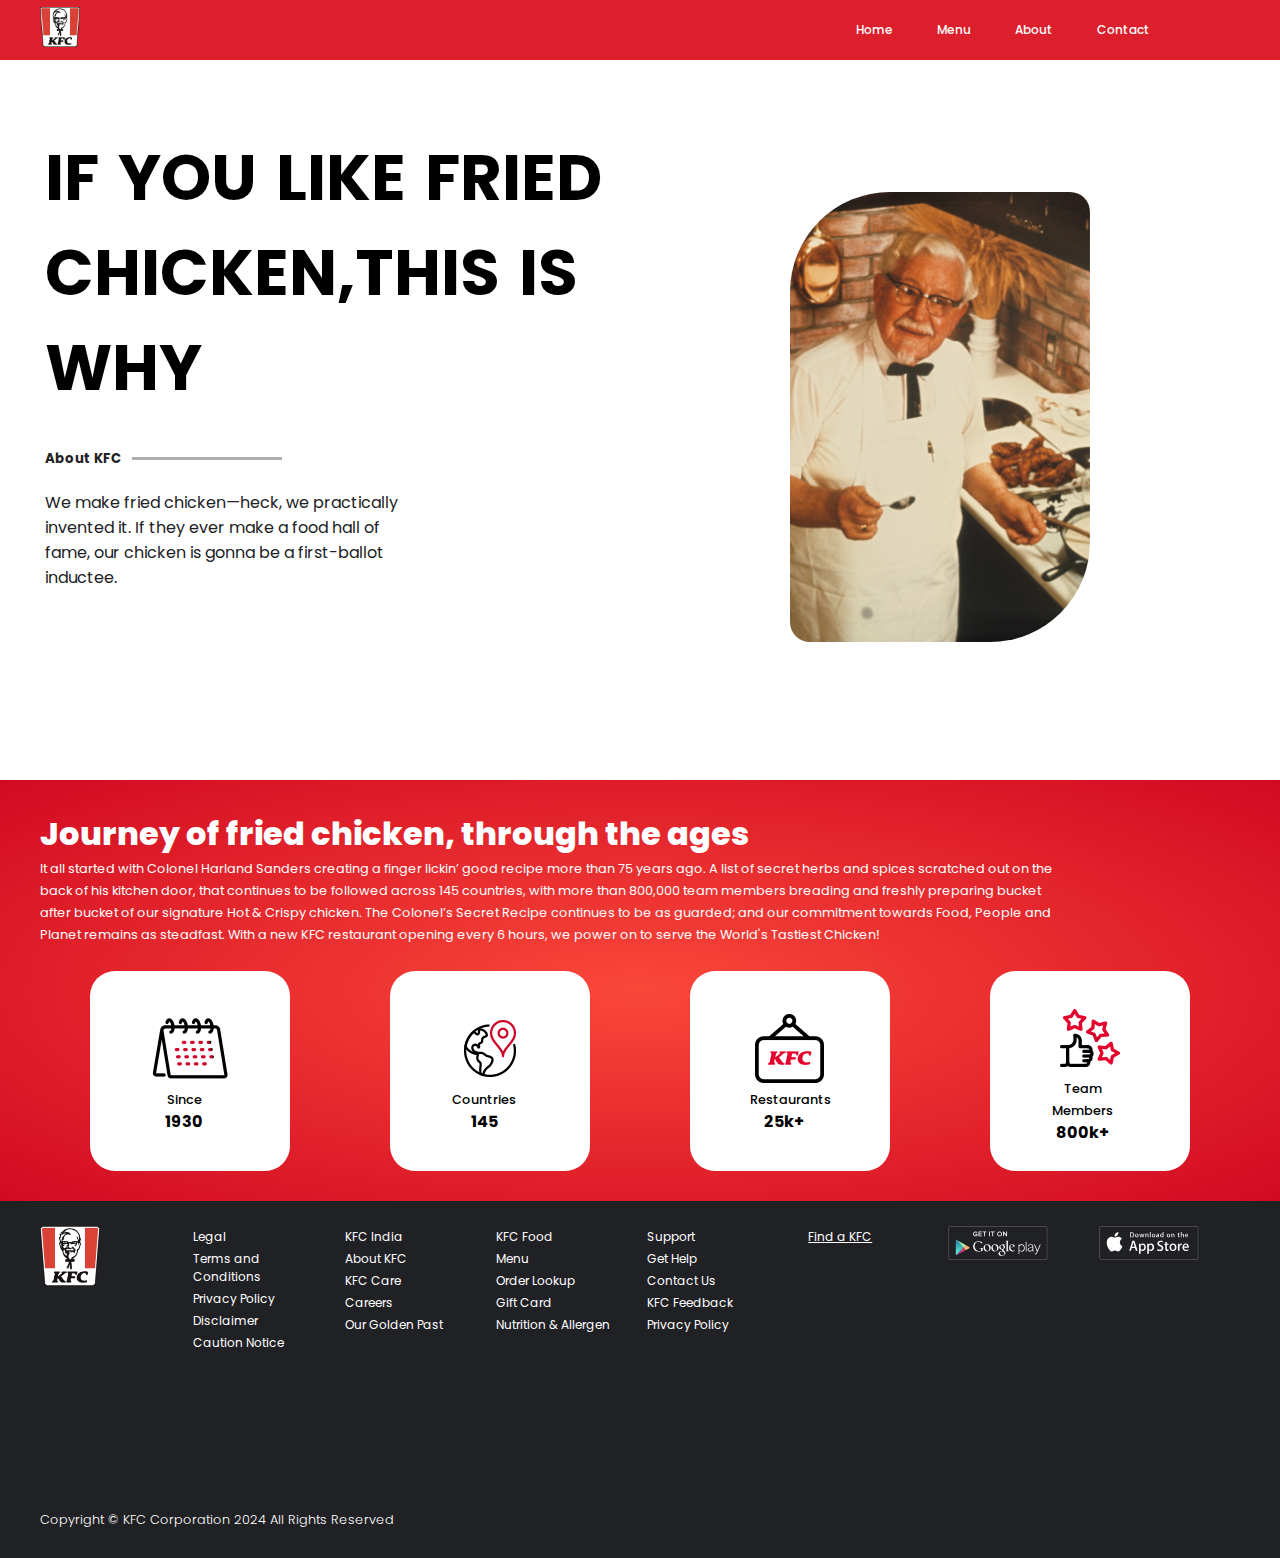
<file: Assets/about.html>
<!DOCTYPE html>
<html lang="en">

<head>
    <meta charset="UTF-8">
    <meta name="viewport" content="width=device-width, initial-scale=1.0">
    <!-- Title -->
    <title>KFC | About</title>
    <!-- Favicon -->
    <link rel="shortcut icon" href="imgs/favicon.ico" type="image/x-icon">
    <!-- Font Awesome -->
    <link rel="stylesheet" href="https://cdnjs.cloudflare.com/ajax/libs/font-awesome/6.5.1/css/all.min.css"
        integrity="sha512-DTOQO9RWCH3ppGqcWaEA1BIZOC6xxalwEsw9c2QQeAIftl+Vegovlnee1c9QX4TctnWMn13TZye+giMm8e2LwA=="
        crossorigin="anonymous" referrerpolicy="no-referrer" />
    <!-- StyleSheet  -->
    <link rel="stylesheet" href="css/about.css">
</head>

<body>
    <!-- Nav for small screen -->
    <header class="nav-1">
        <nav class="navbar-1">
            <div class="logo-1">
                <img src="imgs/logo.png" alt="KFC | Logo" title="KFC | Logo">
            </div>
            <div class="menu-1 sidenav-1" id="mySidenav-1">
                <span>
                    <a href="Assets/login-form.html"><i class="fa-solid fa-user" style="color: #ffffff;"></i></a>
                    <a href="#"><i class="fa-solid fa-cart-shopping" style="color: #ffffff;"></i></a>
                </span>
                <a href="javascript:void(0)" class="closebtn-1"><i class="fa-solid fa-xmark"></i></a>
                <a href="home.html" target="_blank" class="menu-btn-1">Home</a>
                <a href="menu.html" target="_blank" class="menu-btn-1">Menu</a>
                <a href="about.html" target="_blank" class="menu-btn-1">About</a>
                <a href="contact.html" target="_blank" class="menu-btn-1">Contact</a>
            </div>
            <span id="openNavIcon-1"><i class="fa-solid fa-bars-staggered"></i></span>
        </nav>
    </header>
    <!-- Nav for large Screen -->
    <header class="navbar-ls">
        <nav class="ls-nav">
            <div><a href="#"><img src="imgs/logo.png" alt="KFC | Logo" class="logo"></a></div>
            <ul class="navigation">
                <li><a href="home.html" target="_blank">Home</a></li>
                <li><a href="menu.html" target="_blank">Menu</a></li>
                <li><a href="about.html" target="_blank">About</a></li>
                <li><a href="contact.html" target="_blank">Contact</a></li>
                <li><a href="login-form.html"><i class="fa-solid fa-user" style="color: #ffffff;"></i></a></li>
                <li><a href="#"><i class="fa-solid fa-cart-shopping" style="color: #ffffff;"></i></a></li>
            </ul>
        </nav>
    </header>
    <!-- About Section -->
    <section class="about-kfc">
        <div class="wrap-1">
            <div class="ab-left">
                <p>IF YOU LIKE FRIED CHICKEN,THIS IS WHY</p>
            </div>
            <div class="img-KFC-owner"><img src="imgs/KFC-owner.jpg" alt=""></div>
            <div class="about-info">
                <h5>About KFC</h5>
                <p>We make fried chicken—heck, we practically invented it. If they ever make a food hall of fame, our
                    chicken is gonna be a first-ballot inductee.</p>
            </div>
        </div>
    </section>
    <section class="journey">
        <div class="wrap-2">
            <h4>Journey of fried chicken, through the ages</h4>
            <p>It all started with Colonel Harland Sanders creating a finger lickin’ good recipe more than 75 years ago.
                A list of secret herbs and spices scratched out on the back of his kitchen door, that continues to be
                followed across 145 countries, with more than 800,000 team members breading and freshly preparing bucket
                after bucket of our signature Hot & Crispy chicken. The Colonel’s Secret Recipe continues to be as
                guarded; and our commitment towards Food, People and Planet remains as steadfast. With a new KFC
                restaurant opening every 6 hours, we power on to serve the World's Tastiest Chicken!</p>
            <div class="card">
                <div class="cards">
                    <div class="items">
                        <div class="img">
                            <img src="imgs/calendar.png" alt="">
                        </div>
                        <div class="info">
                            <p>Since</p>
                            <p>1930</p>
                        </div>
                    </div>
                </div>
                <div class="cards">
                    <div class="items">
                        <div class="img">
                            <img src="imgs/country.png" alt="">
                        </div>
                        <div class="info">
                            <p>Countries</p>
                            <p>145</p>
                        </div>
                    </div>
                </div>
                <div class="cards">
                    <div class="items">
                        <div class="img">
                            <img src="imgs/kfc-board.png" alt="">
                        </div>
                        <div class="info">
                            <p>Restaurants</p>
                            <p>25k+</p>
                        </div>
                    </div>
                </div>
                <div class="cards">
                    <div class="items">
                        <div class="img">
                            <img src="imgs/kitchen-lovers.png" alt="">
                        </div>
                        <div class="info">
                            <p>Team Members</p>
                            <p>800k+</p>
                        </div>
                    </div>
                </div>
            </div>
        </div>
    </section>
    <!-- Footer Section -->
    <footer class="foot">
        <div class="warap">
            <div class="top-foot">
                <div class="logo"><img src="imgs/logo.png" alt=""></div>
                <div class="l-1">
                    <ul>
                        <li>Legal</li>
                        <li><a href="#">Terms and Conditions</a></li>
                        <li><a href="#">Privacy Policy</a></li>
                        <li><a href="#">Disclaimer</a></li>
                        <li><a href="#">Caution Notice</a></li>
                    </ul>
                </div>
                <div class="l-2">
                    <ul>
                        <li>KFC India</li>
                        <li><a href="#">About KFC</a></li>
                        <li><a href="#">KFC Care</a></li>
                        <li><a href="#">Careers</a></li>
                        <li><a href="#">Our Golden Past</a></li>
                    </ul>
                </div>
                <div class="l-3">
                    <ul>
                        <li>KFC Food</li>
                        <li><a href="#">Menu</a></li>
                        <li><a href="#">Order Lookup</a></li>
                        <li><a href="#">Gift Card</a></li>
                        <li><a href="#">Nutrition & Allergen</a></li>
                    </ul>
                </div>
                <div class="l-4">
                    <ul>
                        <li>Support</li>
                        <li><a href="#">Get Help</a></li>
                        <li><a href="#">Contact Us</a></li>
                        <li><a href="#">KFC Feedback</a></li>
                        <li><a href="#">Privacy Policy</a></li>
                    </ul>
                </div>
                <div class="location">
                    <ul>
                        <li><a href="https://restaurants.kfc.co.in/" target="_blank"><span><i
                                        class="fa-solid fa-location-dot" style="color: #fa483a;"></i></span><span
                                    class="underline">Find a KFC</span></a></li>
                    </ul>
                </div>
                <div class="playstore"><a
                        href="https://play.google.com/store/apps/details?id=com.yum.kfc&pcampaignid=web_share"
                        target="_blank"><img src="imgs/google_play.svg" alt=""></a></div>
                <div class="applestore"><a
                        href="https://apps.apple.com/in/app/kfc-india-online-ordering-app/id915824379"
                        target="_blank"><img src="imgs/apple.svg" alt=""></a></div>
            </div>
            <div class="bottom-foot">
                <div class="copy">
                    <h6>Copyright © KFC Corporation 2024 All Rights Reserved</h6>
                    <div class="s-icon">
                        <a href="https://www.instagram.com/kfcindia_official/?hl=en"><i class="fa-brands fa-instagram" style="color: #ffffff;"></i></a>
                        <a href="https://twitter.com/kfc?ref_src=twsrc%5Egoogle%7Ctwcamp%5Eserp%7Ctwgr%5Eauthor"><i class="fa-brands fa-x-twitter" style="color: #ffffff;"></i></a>
                        <a href="https://www.facebook.com/KFC/
                        "><i class="fa-brands fa-facebook" style="color: #ffffff;"></i></a>
                    </div>
                </div>
            </div>
        </div>
    </footer>
    <!-- Java Script -->
    <script src="js/about.js"></script>
</body>

</html>
</file>
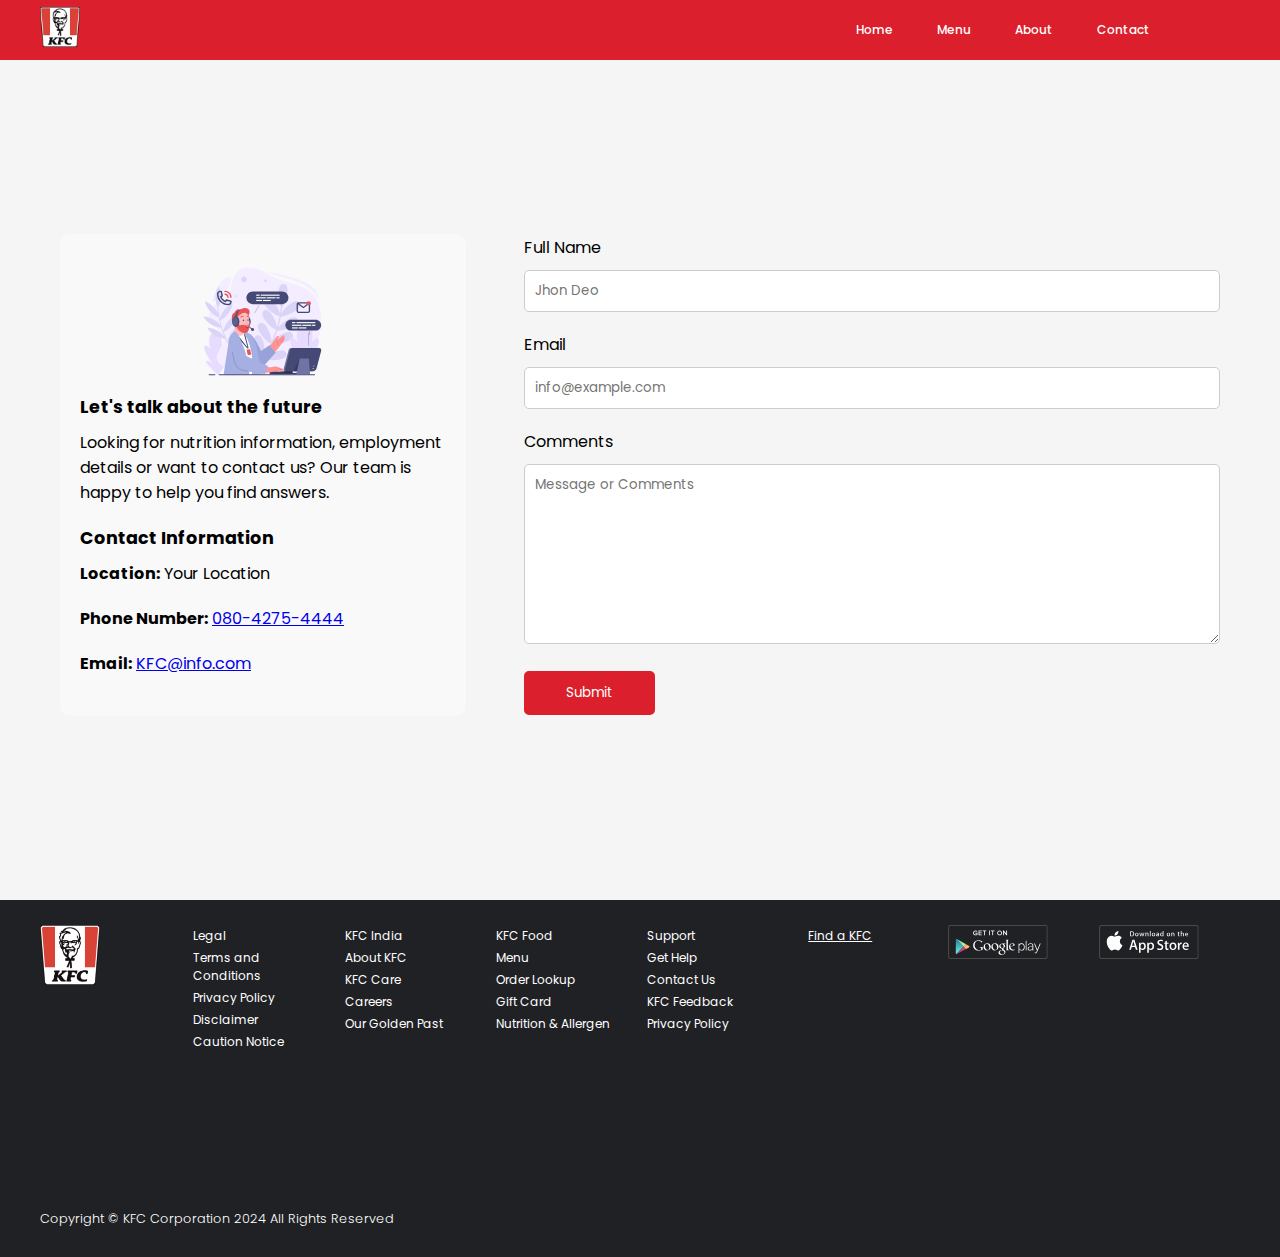
<file: Assets/contact.html>
<!DOCTYPE html>
<html lang="en">

<head>
     <!-- Meta tags -->
    <meta charset="UTF-8">
    <meta name="viewport" content="width=device-width, initial-scale=1.0">
    <!-- Favicon -->
    <link rel="shortcut icon" href="imgs/favicon.ico" type="image/x-icon">
    <!-- Font Awesome -->
    <link rel="stylesheet" href="https://cdnjs.cloudflare.com/ajax/libs/font-awesome/6.5.1/css/all.min.css"
        integrity="sha512-DTOQO9RWCH3ppGqcWaEA1BIZOC6xxalwEsw9c2QQeAIftl+Vegovlnee1c9QX4TctnWMn13TZye+giMm8e2LwA=="
        crossorigin="anonymous" referrerpolicy="no-referrer" />
    <!-- Title -->
    <title>KFC | Contact</title>
    <!-- StyleSheet  -->
    <link rel="stylesheet" href="css/contact.css">
</head>

<body>
    <!-- Mobile Screen Nav -->
    <header class="nav-1">
        <nav class="navbar-1">
            <div class="logo-1">
                <img src="imgs/logo.png" alt="KFC | Logo" title="KFC | Logo">
            </div>
            <div class="menu-1 sidenav-1" id="mySidenav-1">
                <span>
                    <a href="Assets/login-form.html"><i class="fa-solid fa-user" style="color: #ffffff;"></i></a>
                    <a href="#"><i class="fa-solid fa-cart-shopping" style="color: #ffffff;"></i></a>
                </span>
                <a href="javascript:void(0)" class="closebtn-1"><i class="fa-solid fa-xmark"></i></a>
                <a href="home.html" target="_blank" class="menu-btn-1">Home</a>
                <a href="menu.html" target="_blank" class="menu-btn-1">Menu</a>
                <a href="about.html" target="_blank" class="menu-btn-1">About</a>
                <a href="contact.html" target="_blank" class="menu-btn-1">Contact</a>
            </div>
            <span id="openNavIcon-1"><i class="fa-solid fa-bars-staggered"></i></span>
        </nav>
    </header>
    <!-- Large Screen Nav -->
    <header class="navbar-ls">
        <nav class="ls-nav">
            <div><a href="#"><img src="imgs/logo.png" alt="KFC | Logo" class="logo"></a></div>
            <ul class="navigation">
                <li><a href="home.html" target="_blank">Home</a></li>
                <li><a href="menu.html" target="_blank">Menu</a></li>
                <li><a href="about.html" target="_blank">About</a></li>
                <li><a href="contact.html" target="_blank">Contact</a></li>
                <li><a href="login-form.html"><i class="fa-solid fa-user" style="color: #ffffff;"></i></a></li>
                <li><a href="#"><i class="fa-solid fa-cart-shopping" style="color: #ffffff;"></i></a></li>
            </ul>
        </nav>
    </header>

    <!-- Contact us Section -->
    <main class="container">
        <div class="wrap">
            <section class="contact-info">
                <img src="imgs/Contact_us.svg" alt="">
                <h2>Let's talk about the future</h2>
                <p>Looking for nutrition information, employment details or want to contact us? Our team is happy to help you find answers.</p>
                <h2>Contact Information</h2>
                <p><strong>Location:</strong> Your Location</p>
                <p><strong>Phone Number:</strong> <a href="tel:080-4275-4444">080-4275-4444</a></p>
                <p><strong>Email:</strong> <a href="mailto:KFC@info.com">KFC@info.com</a></p>
            </section>
            <section class="form-container">
                <form action="response.html">
                    <label for="fullname">Full Name</label>
                    <input type="text" id="fullname" name="fullname"  placeholder="Jhon Deo">

                    <label for="email">Email</label>
                    <input type="email" id="email" name="email"  placeholder="info@example.com"> 
                    

                    <label for="message">Comments</label>
                    <textarea id="message" name="message" rows="4" required placeholder="Message or Comments"></textarea>

                    <input type="submit" value="Submit">
                </form>
            </section>
        </div>
    </main>
</body>

<!-- Footer Section -->
<footer class="foot">
    <div class="warap">
        <div class="top-foot">
            <div class="logo"><img src="imgs/logo.png" alt=""></div>
            <div class="l-1">
                <ul>
                    <li>Legal</li>
                    <li><a href="#">Terms and Conditions</a></li>
                    <li><a href="#">Privacy Policy</a></li>
                    <li><a href="#">Disclaimer</a></li>
                    <li><a href="#">Caution Notice</a></li>
                </ul>
            </div>
            <div class="l-2">
                <ul>
                    <li>KFC India</li>
                    <li><a href="#">About KFC</a></li>
                    <li><a href="#">KFC Care</a></li>
                    <li><a href="#">Careers</a></li>
                    <li><a href="#">Our Golden Past</a></li>
                </ul>
            </div>
            <div class="l-3">
                <ul>
                    <li>KFC Food</li>
                    <li><a href="#">Menu</a></li>
                    <li><a href="#">Order Lookup</a></li>
                    <li><a href="#">Gift Card</a></li>
                    <li><a href="#">Nutrition & Allergen</a></li>
                </ul>
            </div>
            <div class="l-4">
                <ul>
                    <li>Support</li>
                    <li><a href="#">Get Help</a></li>
                    <li><a href="#">Contact Us</a></li>
                    <li><a href="#">KFC Feedback</a></li>
                    <li><a href="#">Privacy Policy</a></li>
                </ul>
            </div>
            <div class="location">
                <ul>
                    <li><a href="https://restaurants.kfc.co.in/" target="_blank"><span><i
                                    class="fa-solid fa-location-dot" style="color: #fa483a;"></i></span><span
                                class="underline">Find a KFC</span></a></li>
                </ul>
            </div>
            <div class="playstore"><a
                    href="https://play.google.com/store/apps/details?id=com.yum.kfc&pcampaignid=web_share"
                    target="_blank"><img src="imgs/google_play.svg" alt=""></a></div>
            <div class="applestore"><a href="https://apps.apple.com/in/app/kfc-india-online-ordering-app/id915824379"
                    target="_blank"><img src="imgs/apple.svg" alt=""></a></div>
        </div>
        <div class="bottom-foot">
            <div class="copy">
                <h6>Copyright © KFC Corporation 2024 All Rights Reserved</h6>
                <div class="s-icon">
                    <a href="https://www.instagram.com/kfcindia_official/?hl=en"><i class="fa-brands fa-instagram"
                            style="color: #ffffff;"></i></a>
                    <a href="https://twitter.com/kfc?ref_src=twsrc%5Egoogle%7Ctwcamp%5Eserp%7Ctwgr%5Eauthor"><i
                            class="fa-brands fa-x-twitter" style="color: #ffffff;"></i></a>
                    <a href="https://www.facebook.com/KFC/"><i class="fa-brands fa-facebook"
                            style="color: #ffffff;"></i></a>
                </div>
            </div>
        </div>
    </div>
</footer>
<!-- Java Script -->
<script src="js/contact.js"></script>
</body>

</html>
</file>
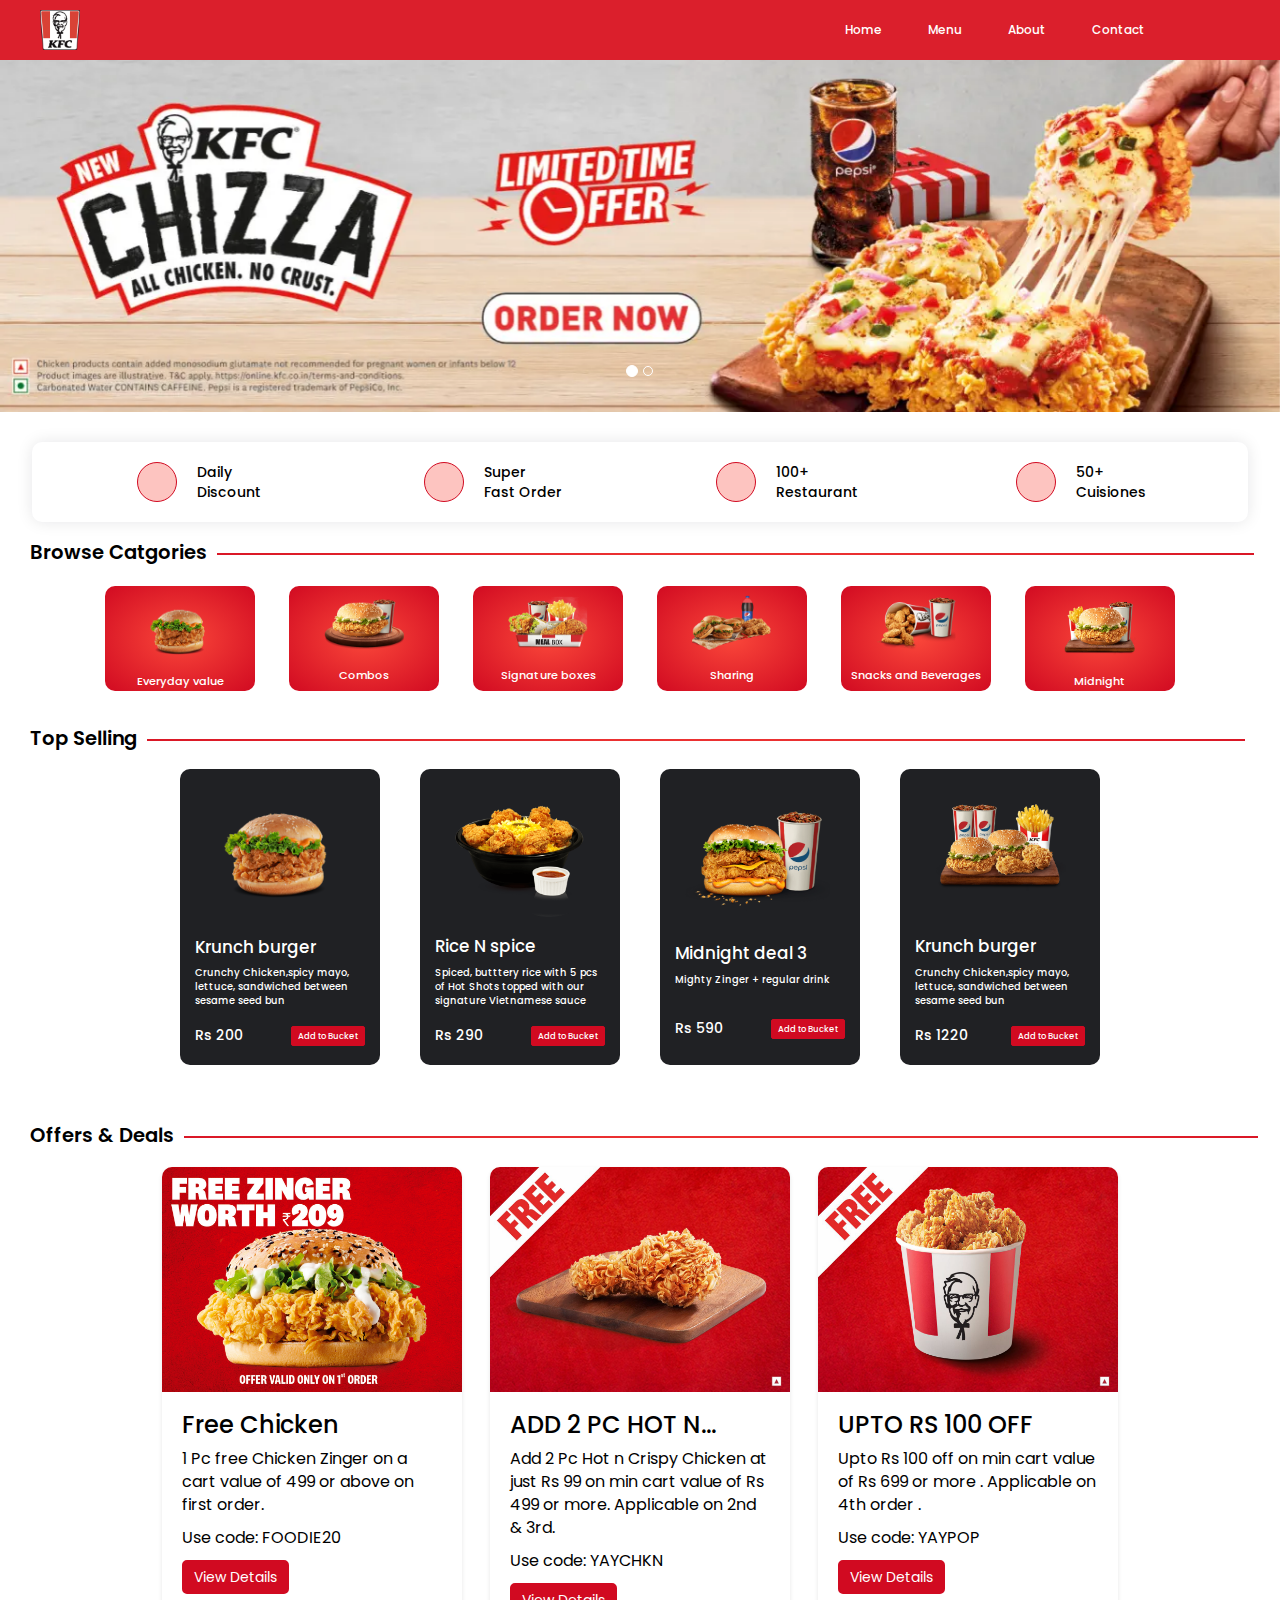
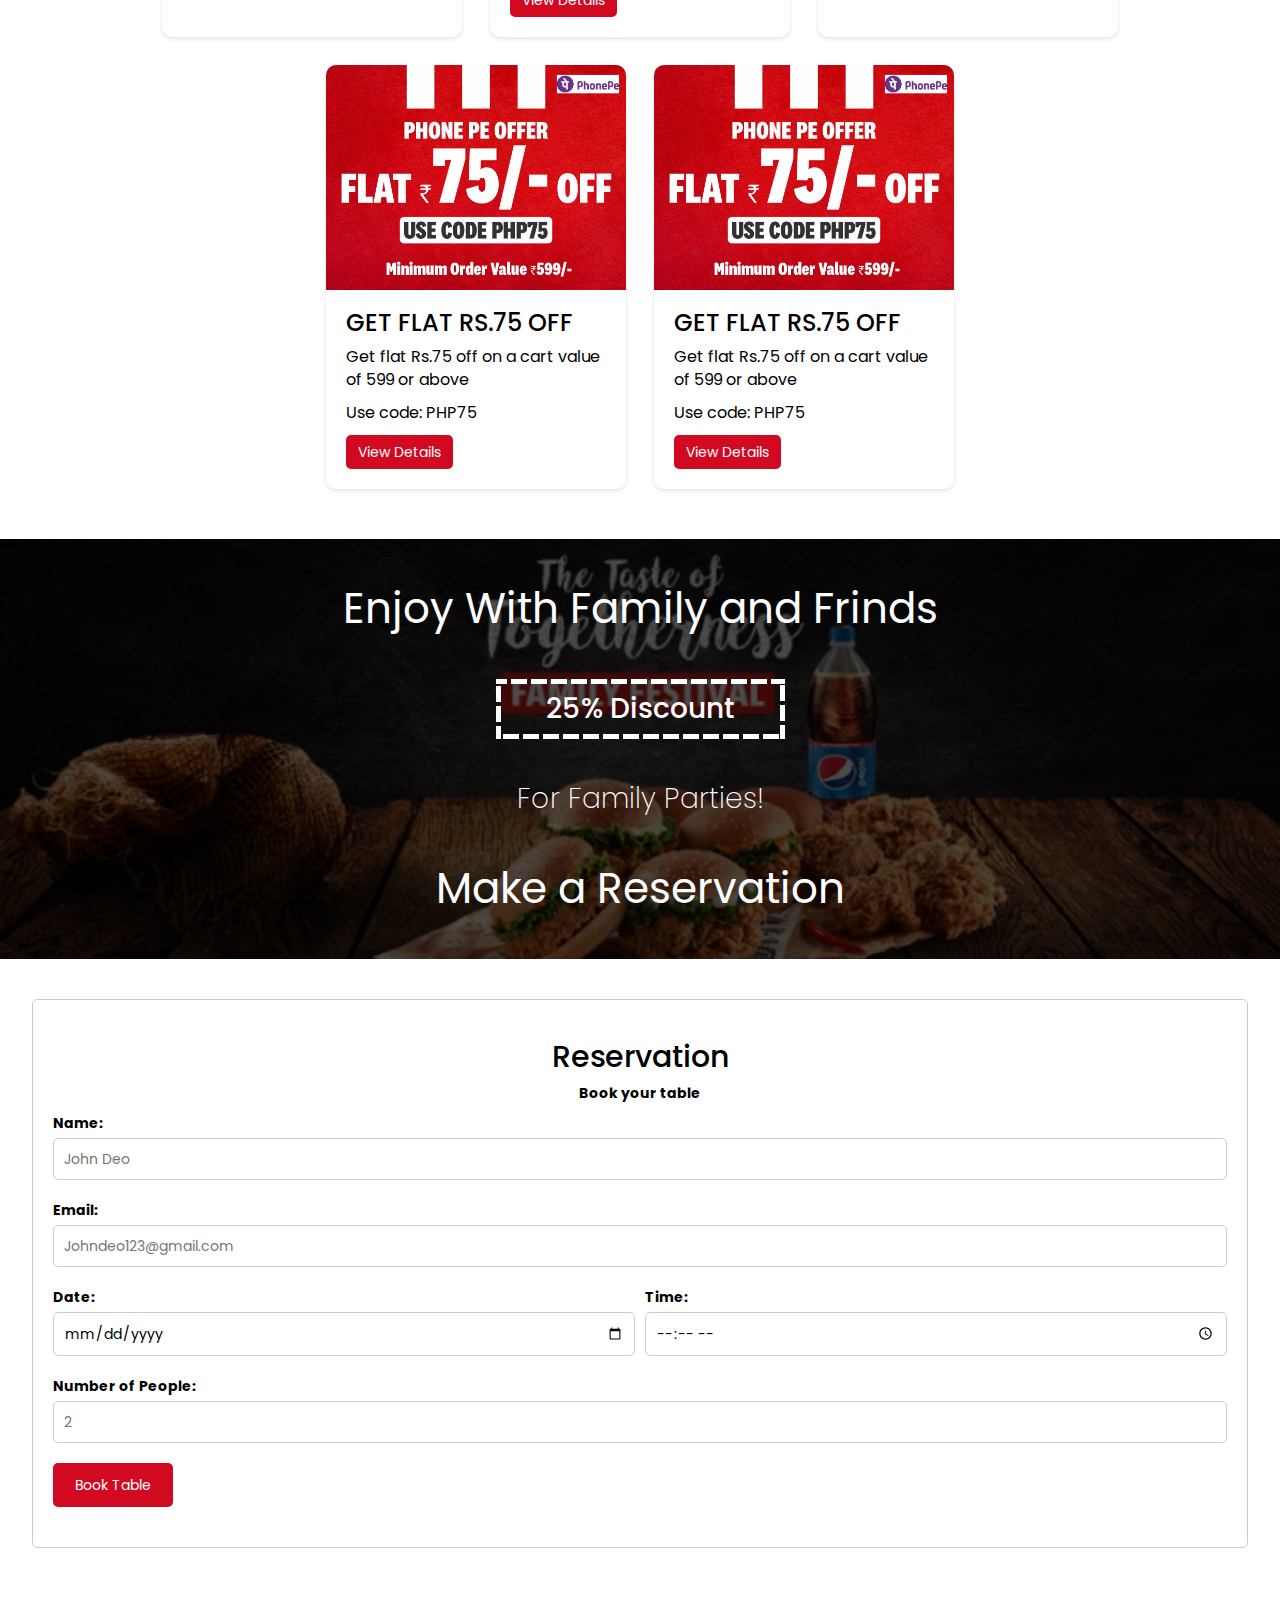
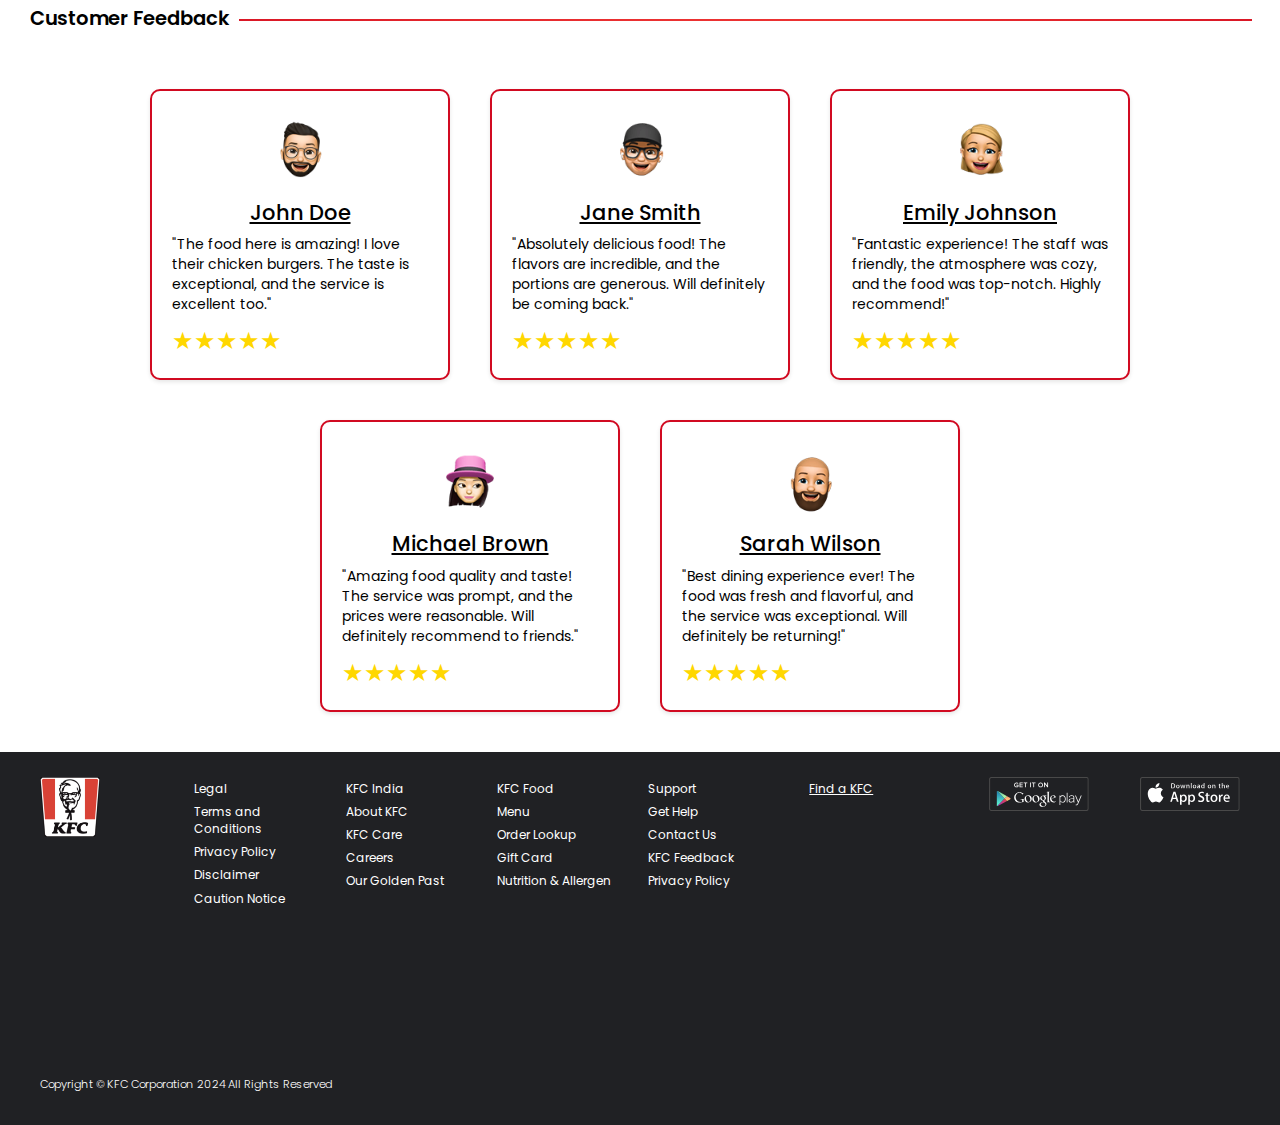
<file: Assets/home.html>
<!DOCTYPE html>
<html lang="en">

<head>
    <!-- Meta tags -->
    <meta charset="UTF-8">
    <meta name="viewport" content="width=device-width, initial-scale=1.0">
    <!-- Favicon -->
    <link rel="shortcut icon" href="imgs/favicon.ico" type="image/x-icon">
    <!-- BootStrap -->
    <link rel="stylesheet" href="https://maxcdn.bootstrapcdn.com/bootstrap/3.4.1/css/bootstrap.min.css">
    <script src="https://ajax.googleapis.com/ajax/libs/jquery/3.7.1/jquery.min.js"></script>
    <script script src="https://maxcdn.bootstrapcdn.com/bootstrap/3.4.1/js/bootstrap.min.js"></script>
    <!-- Font Awesome -->
    <link rel="stylesheet" href="https://cdnjs.cloudflare.com/ajax/libs/font-awesome/6.5.1/css/all.min.css"
        integrity="sha512-DTOQO9RWCH3ppGqcWaEA1BIZOC6xxalwEsw9c2QQeAIftl+Vegovlnee1c9QX4TctnWMn13TZye+giMm8e2LwA=="
        crossorigin="anonymous" referrerpolicy="no-referrer" />
    <!-- Title -->
    <title>KFC | Home</title>
    <!-- StyleSheet  -->
    <link rel="stylesheet" href="css/home.css">
</head>

<body>
    <!-- Mobile Screen Nav -->
    <header class="nav-1">
        <nav class="navbar-1">
            <div class="logo-1">
                <img src="imgs/logo.png" alt="KFC | Logo" title="KFC | Logo">
            </div>
            <div class="menu-1 sidenav-1" id="mySidenav-1">
                <span>
                    <a href="Assets/login-form.html"><i class="fa-solid fa-user" style="color: #ffffff;"></i></a>
                    <a href="#"><i class="fa-solid fa-cart-shopping" style="color: #ffffff;"></i></a>
                </span>
                <a href="javascript:void(0)" class="closebtn-1"><i class="fa-solid fa-xmark"></i></a>
                <a href="home.html" target="_blank" class="menu-btn-1">Home</a>
                <a href="menu.html" target="_blank" class="menu-btn-1">Menu</a>
                <a href="about.html" target="_blank" class="menu-btn-1">About</a>
                <a href="contact.html" target="_blank" class="menu-btn-1">Contact</a>
            </div>
            <span id="openNavIcon-1"><i class="fa-solid fa-bars-staggered"></i></span>
        </nav>
    </header>
    <!-- Large Screen Nav -->
    <header class="navbar-ls">
        <nav class="ls-nav">
            <div><a href="#"><img src="imgs/logo.png" alt="KFC | Logo" class="logo"></a></div>
            <ul class="navigation">
                <li><a href="home.html" target="_blank">Home</a></li>
                <li><a href="menu.html" target="_blank">Menu</a></li>
                <li><a href="about.html" target="_blank">About</a></li>
                <li><a href="contact.html" target="_blank">Contact</a></li>
                <li><a href="login-form.html"><i class="fa-solid fa-user" style="color: #ffffff;"></i></a></li>
                <li><a href="#"><i class="fa-solid fa-cart-shopping" style="color: #ffffff;"></i></a></li>
            </ul>
        </nav>
    </header>
    <!-- Main Section -->
    <section class="main">
        <div class="container" style="width: 100%; padding: 0; padding-top: 60px;">
            <div id="myCarousel" class="carousel slide" data-ride="carousel">
                <ol class="carousel-indicators">
                    <li data-target="#myCarousel" data-slide-to="0" class="active"></li>
                    <li data-target="#myCarousel" data-slide-to="1"></li>
                </ol>
                <div class="carousel-inner">
                    <div class="item active">
                        <a href="#"><img src="imgs/Slider_1.webp" alt="Los Angeles" style="width:100%;"></a>
                    </div>
                    <div class="item">
                        <a href="#"><img src="imgs/Slider_2.webp" alt="Chicago" style="width:100%;"></a>
                    </div>
                </div>
            </div>
        </div>
        <!-- Service Section -->
        <div class="c-sevrvise">
            <div class="wrap-3">
                <div>
                    <i class="fa-solid fa-percent" style="color: #fc1d1d;"></i>
                    <p>Daily<br>Discount</p>
                </div>
                <div>
                    <i class="fa-regular fa-clock" style="color: #fc1d1d;"></i>
                    <p>Super<br>Fast Order</p>
                </div>
                <div>
                    <i class="fa-solid fa-store" style="color: #fc1d1d;"></i>
                    <p>100+<br>Restaurant</p>
                </div>
                <div>
                    <i class="fa-solid fa-utensils" style="color: #fc1d1d;"></i>
                    <p>50+<br>Cuisiones</p>
                </div>
            </div>
        </div>
        <!-- Categories Section -->
        <div class="catgories">
            <div>
                <h3>Browse Catgories</h3>
            </div>
            <div class="catgories-cards">
                <div class="wrap">
                    <a href="menu.html">
                        <div class="card-catg">
                            <img src="imgs/Vector (1).png" alt="" class="food" width="80px">
                            <h4 class="deal">Everyday value</>
                        </div>
                    </a>
                    <a href="menu.html">
                        <div class="card-catg">
                            <img src="imgs/Vector (2).png" alt="" class="food" width="80px">
                            <h4 class="deal">Combos</h4>
                        </div>
                    </a>
                    <a href="menu.html">
                        <div class="card-catg">
                            <img src="imgs/Vector (3).png" alt="" class="food" width="80px">
                            <h4 class="deal">Signature boxes</h4>
                        </div>
                    </a>
                    <a href="menu.html">
                        <div class="card-catg">
                            <img src="imgs/Vector (4).png" alt="" class="food" width="80px">
                            <h4 class="deal">Sharing</h4>
                        </div>
                    </a>
                    <a href="menu.html">
                        <div class="card-catg">
                            <img src="imgs/Vector (5).png" alt="" class="food" width="80px">
                            <h4 class="deal">Snacks and Beverages</h4>
                        </div>
                    </a>
                    <a href="menu.html">
                        <div class="card-catg">
                            <img src="imgs/Vector (6).png" alt="" class="food" width="80px">
                            <h4 class="deal">Midnight</h4>
                        </div>
                    </a>
                </div>
            </div>
        </div>
        <!-- Top Selling Section -->
        <div class="top-selling">
            <div>
                <h3>Top Selling</h3>
            </div>
            <div class="top-selling-cards">
                <div class="wrap-2">
                    <div class="card-ts">
                        <div class="detail">
                            <img src="imgs/Vector (1).png" alt="" width="150px">
                            <h2 class="food-name">Krunch burger</h2>
                            <p>Crunchy Chicken,spicy mayo, lettuce, sandwiched between sesame seed bun</p>
                        </div>
                        <div class="add">
                            <h5>Rs 200</h5>
                            <button type="button">Add to Bucket</button>
                        </div>
                    </div>

                    <div class="card-ts">
                        <div class="detail">
                            <img src="imgs/Vector.png" alt="" width="150px">
                            <h2 class="food-name">Rice N spice</h2>
                            <p>Spiced, butttery rice with 5 pcs of Hot Shots topped with our signature Vietnamese sauce
                            </p>
                        </div>
                        <div class="add">
                            <h5>Rs 290</h5>
                            <button type="button">Add to Bucket</button>
                        </div>
                    </div>

                    <div class="card-ts">
                        <div class="detail">
                            <img src="imgs/Vector (7).png" alt="" width="150px">
                            <h2 class="food-name">Midnight deal 3</h2>
                            <p>Mighty Zinger + regular drink</p>
                        </div>
                        <div class="add">
                            <h5>Rs 590</h5>
                            <button type="button">Add to Bucket</button>
                        </div>
                    </div>

                    <div class="card-ts">
                        <div class="detail">
                            <img src="imgs/Vector (8).png" alt="" width="150px">
                            <h2 class="food-name">Krunch burger</h2>
                            <p>Crunchy Chicken,spicy mayo, lettuce, sandwiched between sesame seed bun</p>
                        </div>
                        <div class="add">
                            <h5>Rs 1220</h5>
                            <button type="button">Add to Bucket</button>
                        </div>
                    </div>
                </div>
            </div>
        </div>
        <!-- Coupon Section -->
        <div class="coupon-card">
            <div>
                <h3>Offers & Deals</h3>
            </div>
            <div class="wrap-6">
                <div class="card-copon">
                    <div class="coupon-img">
                        <img src="imgs/CHKZINGER.jpg" alt="Coupon Image">
                    </div>
                    <div class="coupon-details">
                        <h2>Free Chicken</h2>
                        <p>1 Pc free Chicken Zinger on a cart value of 499 or above on first order.</p>
                        <p>Use code: FOODIE20</p>
                        <button class="view-button">View Details</button>
                    </div>
                </div>
                <div class="card-copon">
                    <div class="coupon-img">
                        <img src="imgs/YAYCHKN.jpg" alt="Coupon Image">
                    </div>
                    <div class="coupon-details">
                        <h2>ADD 2 PC HOT N...</h2>
                        <p>Add 2 Pc Hot n Crispy Chicken at just Rs 99 on min cart value of Rs 499 or more. Applicable
                            on 2nd & 3rd.</p>
                        <p>Use code: YAYCHKN</p>
                        <button class="view-button">View Details</button>
                    </div>
                </div>
                <div class="card-copon">
                    <div class="coupon-img">
                        <img src="imgs/YAYPOP.jpg" alt="Coupon Image">
                    </div>
                    <div class="coupon-details">
                        <h2>UPTO RS 100 OFF</h2>
                        <p>Upto Rs 100 off on min cart value of Rs 699 or more . Applicable on 4th order .</p>
                        <p>Use code: YAYPOP</p>
                        <button class="view-button">View Details</button>
                    </div>
                </div>

                <div class="card-copon">
                    <div class="coupon-img">
                        <img src="imgs/PHP75.jpg" alt="Coupon Image">
                    </div>
                    <div class="coupon-details">
                        <h2>GET FLAT RS.75 OFF</h2>
                        <p>Get flat Rs.75 off on a cart value of 599 or above</p>
                        <p>Use code: PHP75</p>
                        <button class="view-button">View Details</button>
                    </div>
                </div>

                <div class="card-copon">
                    <div class="coupon-img">
                        <img src="imgs/PHP75.jpg" alt="Coupon Image">
                    </div>
                    <div class="coupon-details">
                        <h2>GET FLAT RS.75 OFF</h2>
                        <p>Get flat Rs.75 off on a cart value of 599 or above</p>
                        <p>Use code: PHP75</p>
                        <button class="view-button">View Details</button>
                    </div>
                </div>
            </div>
        </div>
        <!-- Offer Section -->
        <div class="offer">
            <div class="opacity"></div>
            <div class="wrap-4">
                <div>
                    <p>Enjoy With Family and Frinds</p>
                </div>
                <div>
                    <p>25% Discount</p>
                </div>
                <div>
                    <p>For Family Parties!</p>
                </div>
                <div>
                    <p>Make a Reservation</p>
                </div>
            </div>
        </div>
        <!-- Reservation Form -->
        <div class="form-container">
            <div class="wrap-5">
                <h2>Reservation</h2>
                <p><strong>Book your table</strong></p>
                <form action="response.html">
                    <div class="form-group">
                        <label for="name">Name:</label>
                        <input type="text" id="name" name="name" required placeholder="John Deo">
                    </div>
                    <div class="form-group">
                        <label for="email">Email:</label>
                        <input type="email" id="email" name="email" required placeholder="Johndeo123@gmail.com">
                    </div>
                    <div class="form-group form-grid">
                        <div>
                            <label for="date">Date:</label>
                            <input type="date" id="date" name="date" required placeholder="2024-2-7">
                        </div>
                        <div>
                            <label for="time">Time:</label>
                            <input type="time" id="time" name="time" required>
                        </div>
                    </div>
                    <div class="form-group">
                        <label for="people">Number of People:</label>
                        <input type="number" id="people" name="people" min="1" required placeholder="2">
                    </div>
                    <div class="form-group">
                        <input type="submit" value="Book Table">
                    </div>
                </form>
            </div>
        </div>
        <!-- Customer Reviews Section -->
        <div class="reviews-container">
            <div>
                <h3>Customer Feedback</h3>
            </div>
            <div class="wrap-7">
                <div class="review-card">
                    <div class="review-avatar">
                        <img src="imgs/my-avatar.png" alt="Customer Avatar">
                    </div>
                    <div class="review-details">
                        <h5>John Doe</h5>
                        <p>"The food here is amazing! I love their chicken burgers. The taste is exceptional, and the
                            service is excellent too."</p>
                        <div class="rating">
                            <span>&#9733;</span><span>&#9733;</span><span>&#9733;</span><span>&#9733;</span><span>&#9733;</span>
                        </div>
                    </div>
                </div>
                <div class="review-card">
                    <div class="review-avatar">
                        <img src="imgs/avatar-1.png" alt="Customer Avatar">
                    </div>
                    <div class="review-details">
                        <h5>Jane Smith</h5>
                        <p>"Absolutely delicious food! The flavors are incredible, and the portions are generous. Will
                            definitely be coming back."</p>
                        <div class="rating">
                            <span>&#9733;</span><span>&#9733;</span><span>&#9733;</span><span>&#9733;</span><span>&#9733;</span>
                        </div>
                    </div>
                </div>
                <div class="review-card">
                    <div class="review-avatar">
                        <img src="imgs/avatar-2.png" alt="Customer Avatar">
                    </div>
                    <div class="review-details">
                        <h5>Emily Johnson</h5>
                        <p>"Fantastic experience! The staff was friendly, the atmosphere was cozy, and the food was
                            top-notch. Highly recommend!"</p>
                        <div class="rating">
                            <span>&#9733;</span><span>&#9733;</span><span>&#9733;</span><span>&#9733;</span><span>&#9733;</span>
                        </div>
                    </div>
                </div>
                <div class="review-card">
                    <div class="review-avatar">
                        <img src="imgs/avatar-3.png" alt="Customer Avatar">
                    </div>
                    <div class="review-details">
                        <h5>Michael Brown</h5>
                        <p>"Amazing food quality and taste! The service was prompt, and the prices were reasonable. Will
                            definitely recommend to friends."</p>
                        <div class="rating">
                            <span>&#9733;</span><span>&#9733;</span><span>&#9733;</span><span>&#9733;</span><span>&#9733;</span>
                        </div>
                    </div>
                </div>
                <div class="review-card">
                    <div class="review-avatar">
                        <img src="imgs/avatar-4.png" alt="Customer Avatar">
                    </div>
                    <div class="review-details">
                        <h5>Sarah Wilson</h5>
                        <p>"Best dining experience ever! The food was fresh and flavorful, and the service was
                            exceptional.
                            Will definitely be returning!"</p>
                        <div class="rating">
                            <span>&#9733;</span><span>&#9733;</span><span>&#9733;</span><span>&#9733;</span><span>&#9733;</span>
                        </div>
                    </div>
                </div>
            </div>
        </div>
    </section>
    <!-- Footer Section -->
    <footer class="foot">
        <div class="warap">
            <div class="top-foot">
                <div class="logo"><img src="imgs/logo.png" alt=""></div>
                <div class="l-1">
                    <ul>
                        <li>Legal</li>
                        <li><a href="#">Terms and Conditions</a></li>
                        <li><a href="#">Privacy Policy</a></li>
                        <li><a href="#">Disclaimer</a></li>
                        <li><a href="#">Caution Notice</a></li>
                    </ul>
                </div>
                <div class="l-2">
                    <ul>
                        <li>KFC India</li>
                        <li><a href="#">About KFC</a></li>
                        <li><a href="#">KFC Care</a></li>
                        <li><a href="#">Careers</a></li>
                        <li><a href="#">Our Golden Past</a></li>
                    </ul>
                </div>
                <div class="l-3">
                    <ul>
                        <li>KFC Food</li>
                        <li><a href="#">Menu</a></li>
                        <li><a href="#">Order Lookup</a></li>
                        <li><a href="#">Gift Card</a></li>
                        <li><a href="#">Nutrition & Allergen</a></li>
                    </ul>
                </div>
                <div class="l-4">
                    <ul>
                        <li>Support</li>
                        <li><a href="#">Get Help</a></li>
                        <li><a href="#">Contact Us</a></li>
                        <li><a href="#">KFC Feedback</a></li>
                        <li><a href="#">Privacy Policy</a></li>
                    </ul>
                </div>
                <div class="location">
                    <ul>
                        <li><a href="https://restaurants.kfc.co.in/" target="_blank"><span><i
                                        class="fa-solid fa-location-dot" style="color: #fa483a;"></i></span><span
                                    class="underline">Find a KFC</span></a></li>
                    </ul>
                </div>
                <div class="playstore"><a
                        href="https://play.google.com/store/apps/details?id=com.yum.kfc&pcampaignid=web_share"
                        target="_blank"><img src="imgs/google_play.svg" alt=""></a></div>
                <div class="applestore"><a
                        href="https://apps.apple.com/in/app/kfc-india-online-ordering-app/id915824379"
                        target="_blank"><img src="imgs/apple.svg" alt=""></a></div>
            </div>
            <div class="bottom-foot">
                <div class="copy">
                    <h6>Copyright © KFC Corporation 2024 All Rights Reserved</h6>
                    <div class="s-icon">
                        <a href="https://www.instagram.com/kfcindia_official/?hl=en"><i class="fa-brands fa-instagram"
                                style="color: #ffffff;"></i></a>
                        <a href="https://twitter.com/kfc?ref_src=twsrc%5Egoogle%7Ctwcamp%5Eserp%7Ctwgr%5Eauthor"><i
                                class="fa-brands fa-x-twitter" style="color: #ffffff;"></i></a>
                        <a href="https://www.facebook.com/KFC/"><i class="fa-brands fa-facebook"
                                style="color: #ffffff;"></i></a>
                    </div>
                </div>
            </div>
        </div>
    </footer>
    <!-- Java Script -->
    <script src="js/home.js"></script>
</body>

</html>
</file>
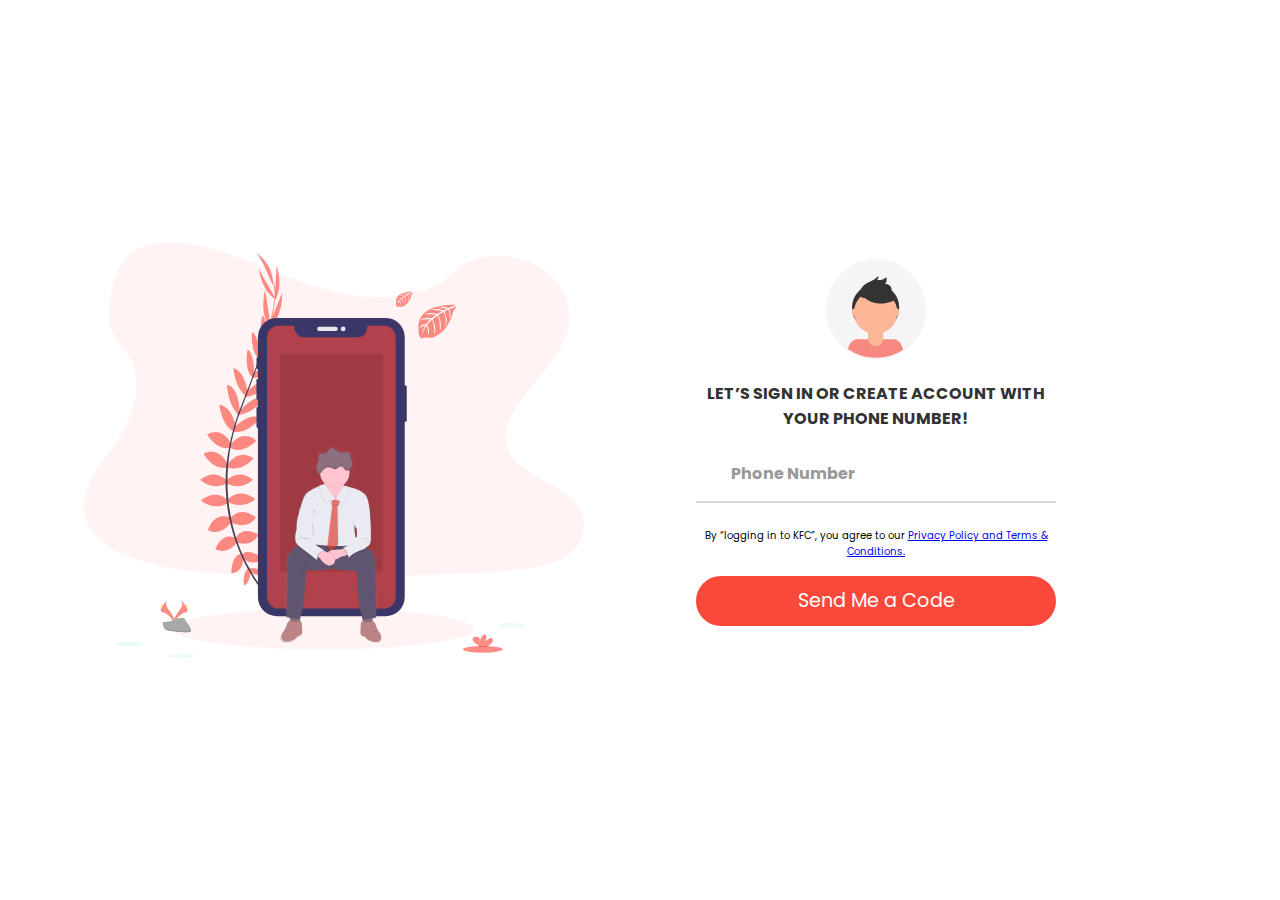
<file: Assets/login-form.html>
<!DOCTYPE html>
<html lang="en">

<head>
    <meta charset="UTF-8">
    <meta name="viewport" content="width=device-width, initial-scale=1.0">
    <!-- Title -->
    <title>KFC | Sign-in</title>
    <!-- Favicon -->
    <link rel="shortcut icon" href="imgs/favicon.ico" type="image/x-icon">
    <!-- Font Awesome -->
    <link rel="stylesheet" href="https://cdnjs.cloudflare.com/ajax/libs/font-awesome/6.5.1/css/all.min.css"
        integrity="sha512-DTOQO9RWCH3ppGqcWaEA1BIZOC6xxalwEsw9c2QQeAIftl+Vegovlnee1c9QX4TctnWMn13TZye+giMm8e2LwA=="
        crossorigin="anonymous" referrerpolicy="no-referrer" />
    <!-- StyleSheet  -->
    <link rel="stylesheet" href="css/loginform.css">
</head>

<body>
    <!-- Sign-in Container -->
    <div class="container">
        <div class="img">
            <img src="imgs/bg.svg" alt="">
        </div>
        <div class="login-container">
            <form action="otp.html">
                <img class="avatar" src="imgs/avatar.svg" alt="">
                <h2>LET’S SIGN IN OR CREATE ACCOUNT WITH YOUR PHONE NUMBER!</h2>
                <div class="input-div one">
                    <div class="i">
                        <i class="fas fa-user"></i>
                    </div>
                    <div>
                        <h5>Phone Number</h5>
                        <input class="input" type="number" name="Phone Number" id="" minlength="10" maxlength="13"
                            required>
                    </div>
                </div>
                <p class="tnc">By “logging in to KFC”, you agree to our <a href="#">Privacy Policy and Terms &
                        Conditions.</a></p>
                <input class="btn" type="submit" value="Send Me a Code">
            </form>
        </div>
    </div>
    <!-- Java Script -->
    <script src="js/login-form.js"></script>
</body>

</html>
</file>
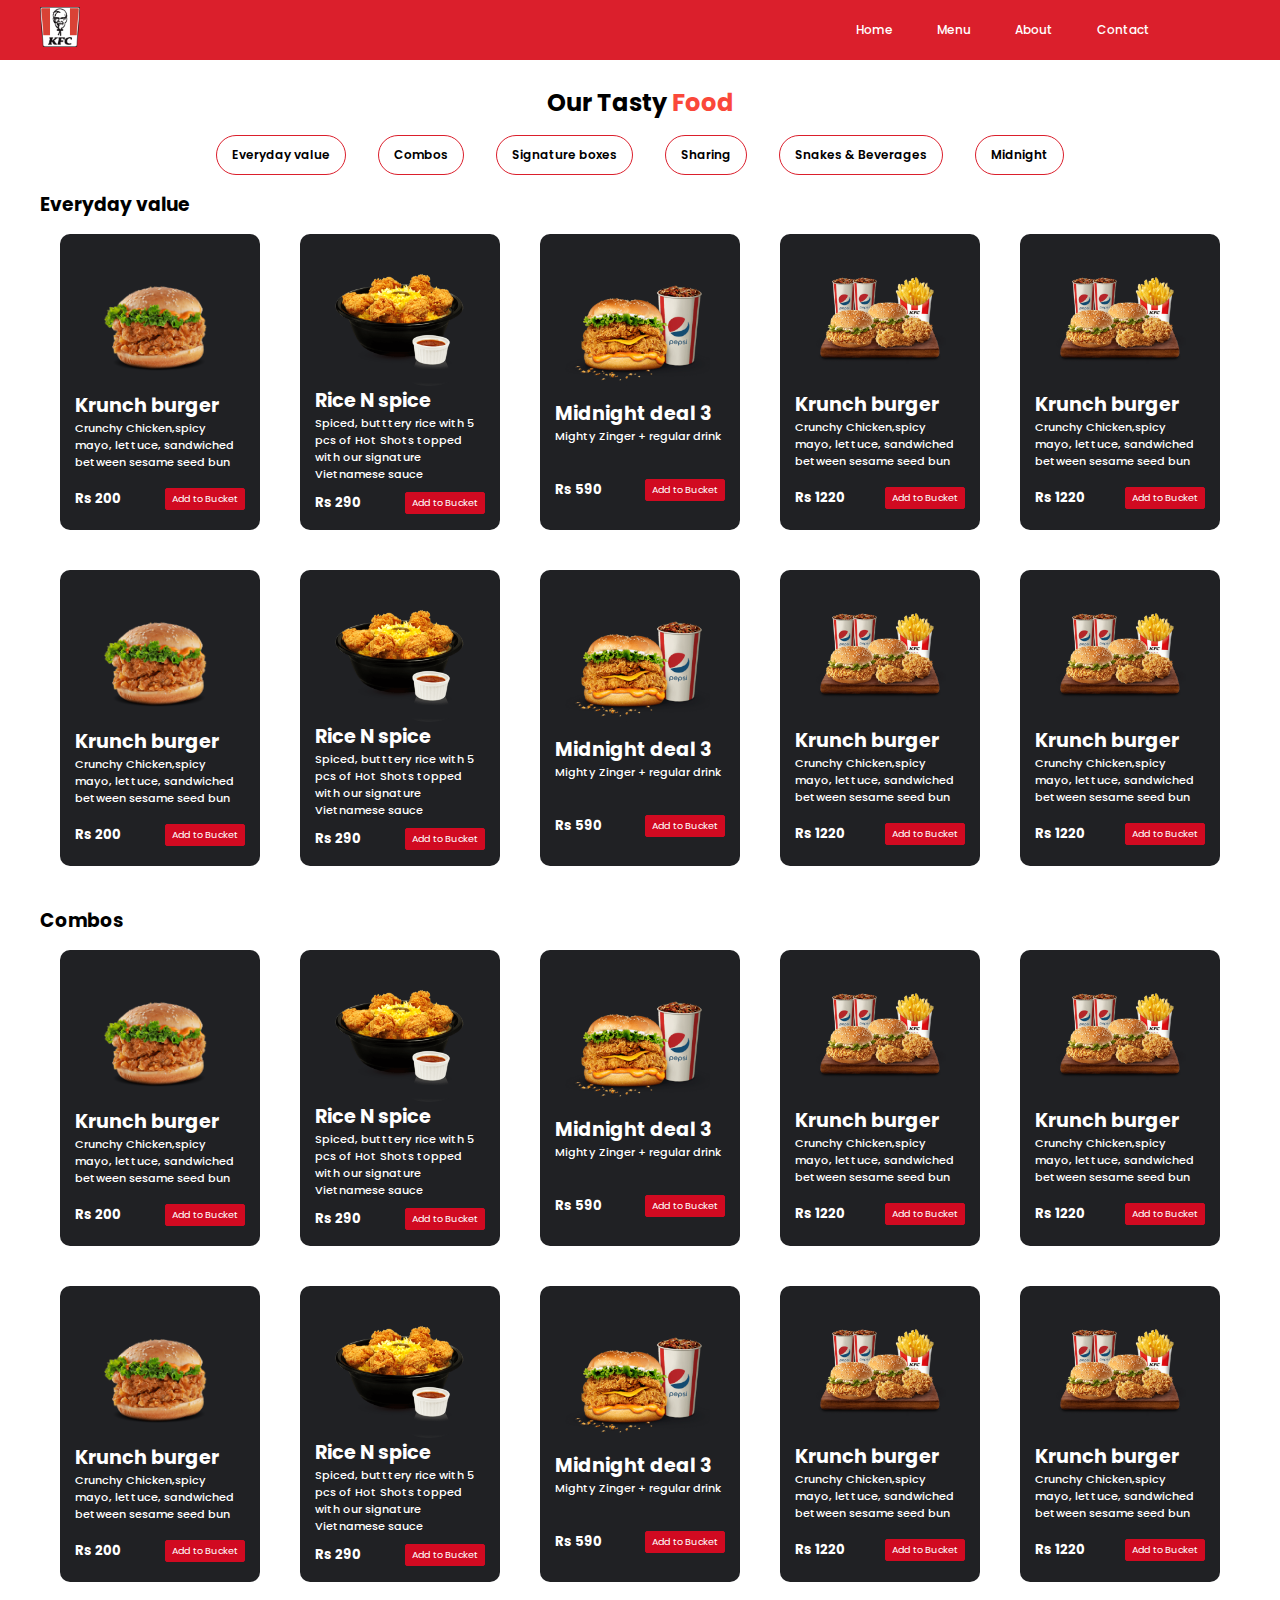
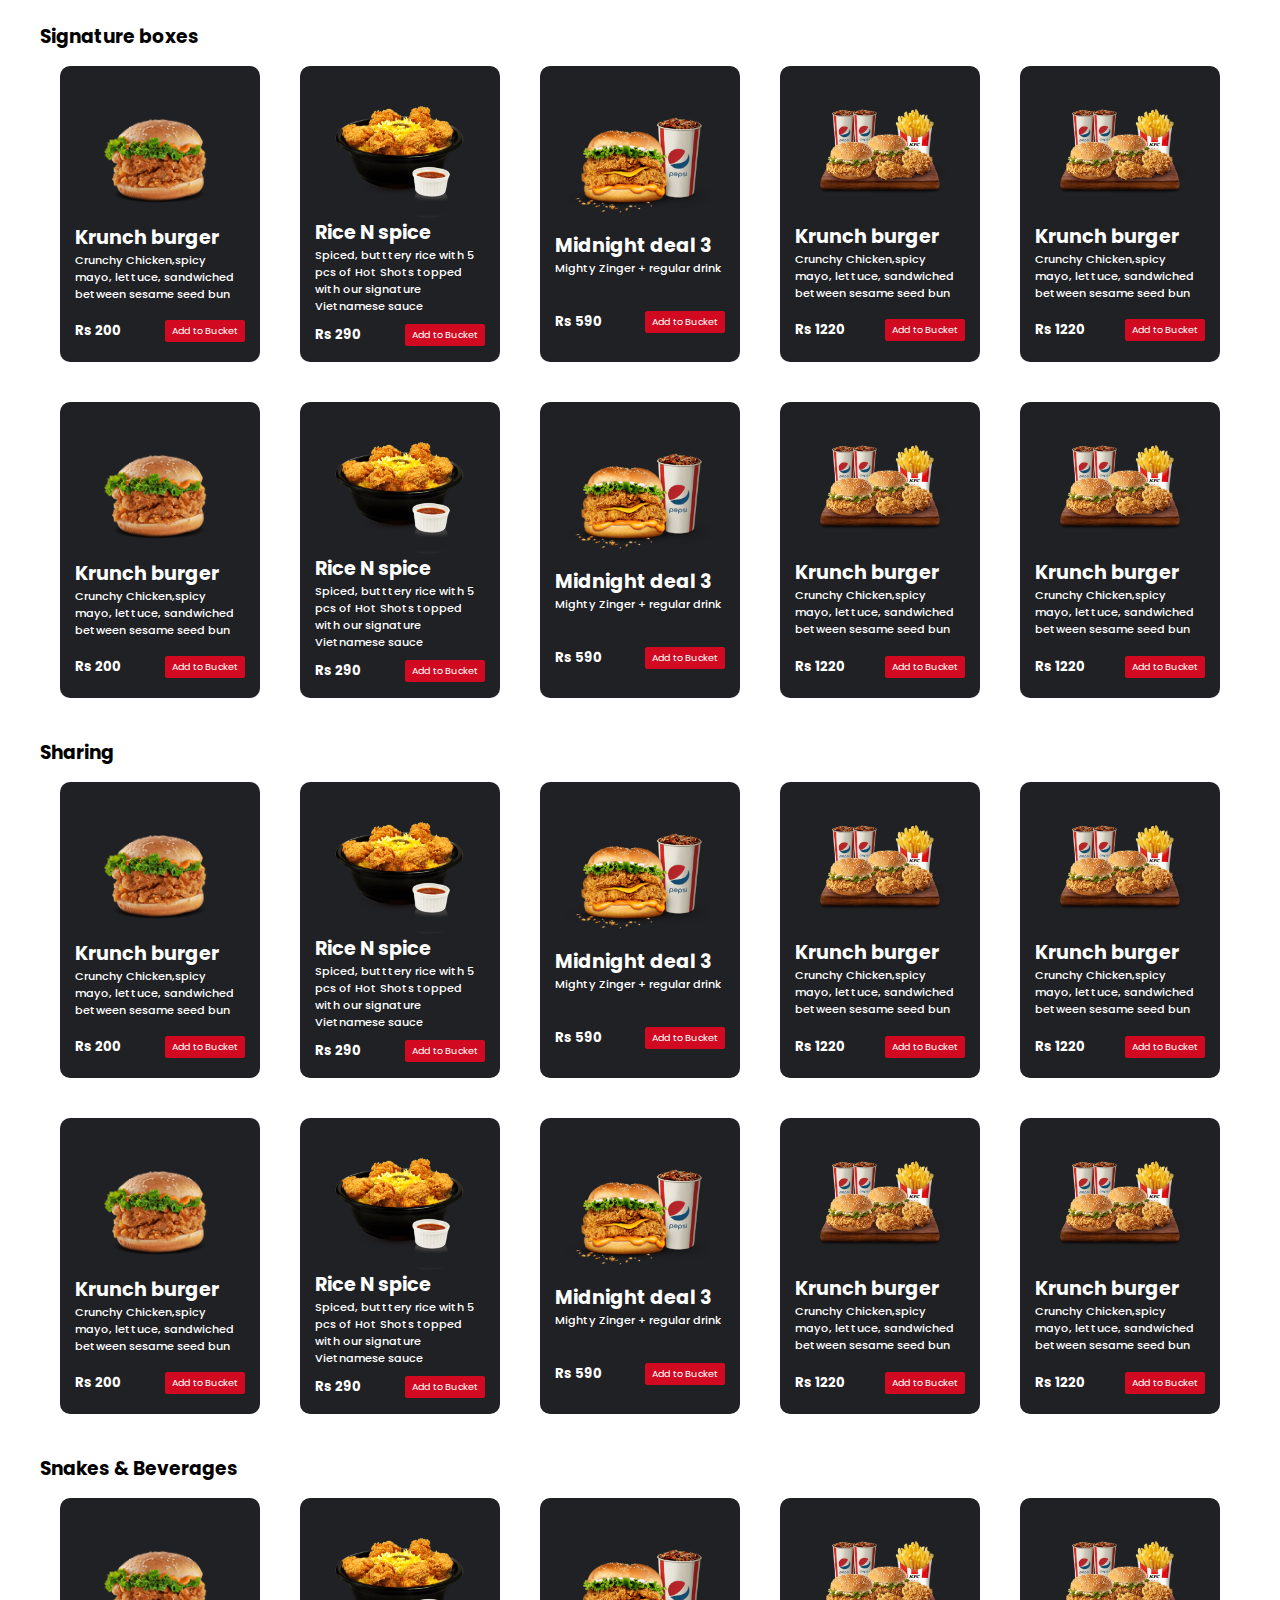
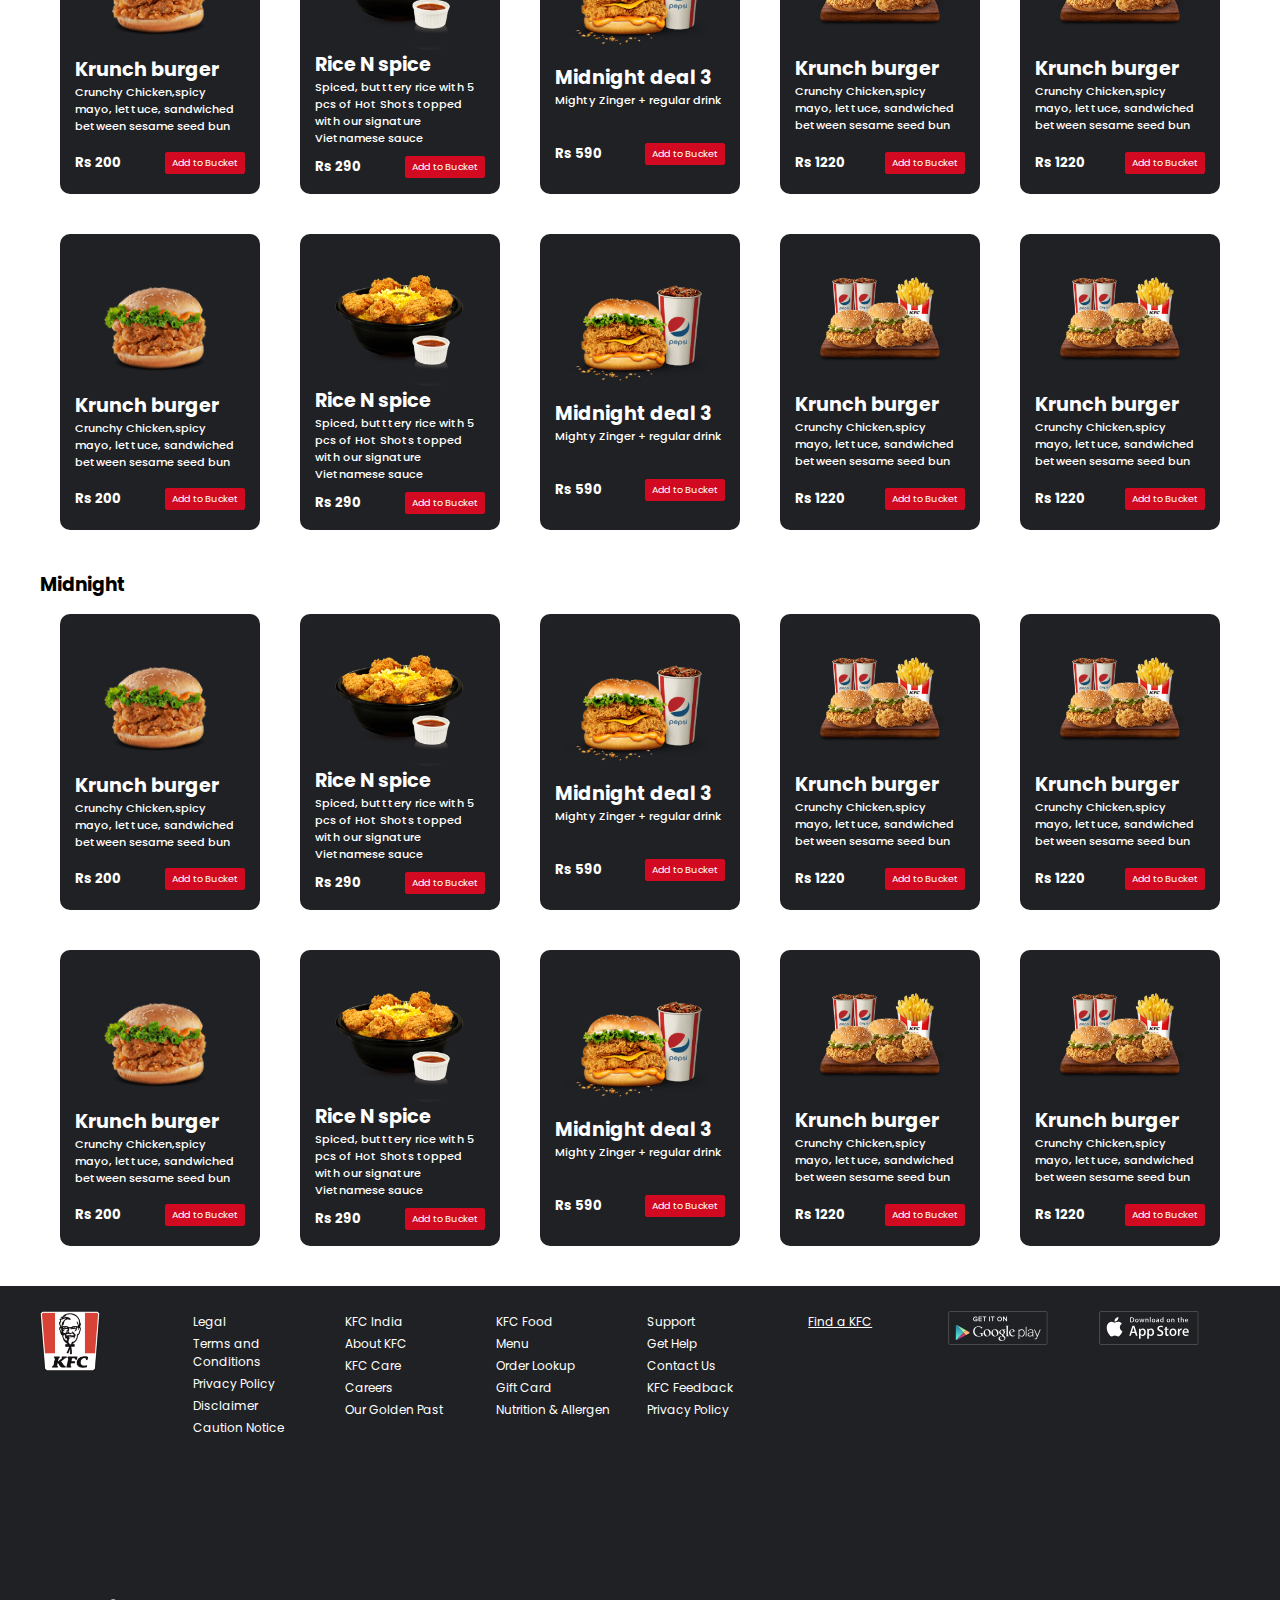
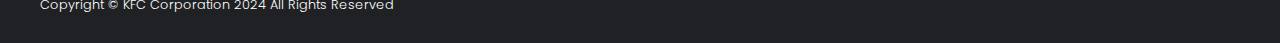
<file: Assets/menu.html>
<!DOCTYPE html>
<html lang="en">

<head>
    <meta charset="UTF-8">
    <meta name="viewport" content="width=device-width, initial-scale=1.0">
    <!-- Favicon -->
    <link rel="shortcut icon" href="imgs/favicon.ico" type="image/x-icon">
    <!-- Font Awesome -->
    <link rel="stylesheet" href="https://cdnjs.cloudflare.com/ajax/libs/font-awesome/6.5.1/css/all.min.css"
        integrity="sha512-DTOQO9RWCH3ppGqcWaEA1BIZOC6xxalwEsw9c2QQeAIftl+Vegovlnee1c9QX4TctnWMn13TZye+giMm8e2LwA=="
        crossorigin="anonymous" referrerpolicy="no-referrer" />
    <!-- Title -->
    <title>KFC | Menu</title>
    <!-- StyleSheet  -->
    <link rel="stylesheet" href="css/menu.css">
</head>

<body>
    <!-- Navigation for moblie screen -->
    <header class="nav-1">
        <nav class="navbar-1">
            <div class="logo-1">
                <img src="imgs/logo.png" alt="KFC | Logo" title="KFC | Logo">
            </div>
            <div class="menu-1 sidenav-1" id="mySidenav-1">
                <span>
                    <a href="Assets/login-form.html"><i class="fa-solid fa-user" style="color: #ffffff;"></i></a>
                    <a href="#"><i class="fa-solid fa-cart-shopping" style="color: #ffffff;"></i></a>
                </span>
                <a href="javascript:void(0)" class="closebtn-1"><i class="fa-solid fa-xmark"></i></a>
                <a href="home.html" target="_blank" class="menu-btn-1">Home</a>
                <a href="menu.html" target="_blank" class="menu-btn-1">Menu</a>
                <a href="about.html" target="_blank" class="menu-btn-1">About</a>
                <a href="contact.html" target="_blank" class="menu-btn-1">Contact</a>
            </div>
            <span id="openNavIcon-1"><i class="fa-solid fa-bars-staggered"></i></span>
        </nav>
    </header>
    <!-- Navigation for large screen -->
    <header class="navbar-ls">
        <nav class="ls-nav">
            <div><a href="#"><img src="imgs/logo.png" alt="KFC | Logo" class="logo"></a></div>
            <ul class="navigation">
                <li><a href="home.html" target="_blank">Home</a></li>
                <li><a href="menu.html" target="_blank">Menu</a></li>
                <li><a href="about.html" target="_blank">About</a></li>
                <li><a href="contact.html" target="_blank">Contact</a></li>
                <li><a href="login-form.html"><i class="fa-solid fa-user" style="color: #ffffff;"></i></a></li>
                <li><a href="#"><i class="fa-solid fa-cart-shopping" style="color: #ffffff;"></i></a></li>
            </ul>
        </nav>
    </header>
    <main class="menu">
        <div class="wrap-1">
            <div class="head-h">
                <h2>Our Tasty <span style="color: #fa483a;">Food</span></h2>
            </div>
            <div class="top-menu-item">
                <ul class="m-list">
                    <li onclick="filterMenu('Everyday')">Everyday value</li>
                    <li onclick="filterMenu('combos')">Combos</li>
                    <li onclick="filterMenu('Signature')">Signature boxes</li>
                    <li onclick="filterMenu('Sharing')">Sharing</li>
                    <li onclick="filterMenu('Snakes')">Snakes & Beverages</li>
                    <li onclick="filterMenu('Midnight')">Midnight</li>
                </ul>
            </div>
            <div class="menu-cards">
                <div class="wrap-2" id="Everyday">
                    <h3>Everyday value</h3>
                    <div class="card-container">
                        <div class="card-ts">
                            <div class="detail">
                                <img src="imgs/Vector (1).png" alt="" width="150px">
                                <h2 class="food-name">Krunch burger</h2>
                                <p>Crunchy Chicken,spicy mayo, lettuce, sandwiched between sesame seed bun</p>
                            </div>
                            <div class="add">
                                <h5>Rs 200</h5>
                                <button type="button">Add to Bucket</button>
                            </div>
                        </div>

                        <div class="card-ts">
                            <div class="detail">
                                <img src="imgs/Vector.png" alt="" width="150px">
                                <h2 class="food-name">Rice N spice</h2>
                                <p>Spiced, butttery rice with 5 pcs of Hot Shots topped with our signature Vietnamese
                                    sauce
                                </p>
                            </div>
                            <div class="add">
                                <h5>Rs 290</h5>
                                <button type="button">Add to Bucket</button>
                            </div>
                        </div>

                        <div class="card-ts">
                            <div class="detail">
                                <img src="imgs/Vector (7).png" alt="" width="150px">
                                <h2 class="food-name">Midnight deal 3</h2>
                                <p>Mighty Zinger + regular drink</p>
                            </div>
                            <div class="add">
                                <h5>Rs 590</h5>
                                <button type="button">Add to Bucket</button>
                            </div>
                        </div>

                        <div class="card-ts">
                            <div class="detail">
                                <img src="imgs/Vector (8).png" alt="" width="150px">
                                <h2 class="food-name">Krunch burger</h2>
                                <p>Crunchy Chicken,spicy mayo, lettuce, sandwiched between sesame seed bun</p>
                            </div>
                            <div class="add">
                                <h5>Rs 1220</h5>
                                <button type="button">Add to Bucket</button>
                            </div>
                        </div>

                        <div class="card-ts">
                            <div class="detail">
                                <img src="imgs/Vector (8).png" alt="" width="150px">
                                <h2 class="food-name">Krunch burger</h2>
                                <p>Crunchy Chicken,spicy mayo, lettuce, sandwiched between sesame seed bun</p>
                            </div>
                            <div class="add">
                                <h5>Rs 1220</h5>
                                <button type="button">Add to Bucket</button>
                            </div>
                        </div>

                        <div class="card-ts">
                            <div class="detail">
                                <img src="imgs/Vector (1).png" alt="" width="150px">
                                <h2 class="food-name">Krunch burger</h2>
                                <p>Crunchy Chicken,spicy mayo, lettuce, sandwiched between sesame seed bun</p>
                            </div>
                            <div class="add">
                                <h5>Rs 200</h5>
                                <button type="button">Add to Bucket</button>
                            </div>
                        </div>

                        <div class="card-ts">
                            <div class="detail">
                                <img src="imgs/Vector.png" alt="" width="150px">
                                <h2 class="food-name">Rice N spice</h2>
                                <p>Spiced, butttery rice with 5 pcs of Hot Shots topped with our signature Vietnamese
                                    sauce
                                </p>
                            </div>
                            <div class="add">
                                <h5>Rs 290</h5>
                                <button type="button">Add to Bucket</button>
                            </div>
                        </div>

                        <div class="card-ts">
                            <div class="detail">
                                <img src="imgs/Vector (7).png" alt="" width="150px">
                                <h2 class="food-name">Midnight deal 3</h2>
                                <p>Mighty Zinger + regular drink</p>
                            </div>
                            <div class="add">
                                <h5>Rs 590</h5>
                                <button type="button">Add to Bucket</button>
                            </div>
                        </div>

                        <div class="card-ts">
                            <div class="detail">
                                <img src="imgs/Vector (8).png" alt="" width="150px">
                                <h2 class="food-name">Krunch burger</h2>
                                <p>Crunchy Chicken,spicy mayo, lettuce, sandwiched between sesame seed bun</p>
                            </div>
                            <div class="add">
                                <h5>Rs 1220</h5>
                                <button type="button">Add to Bucket</button>
                            </div>
                        </div>

                        <div class="card-ts">
                            <div class="detail">
                                <img src="imgs/Vector (8).png" alt="" width="150px">
                                <h2 class="food-name">Krunch burger</h2>
                                <p>Crunchy Chicken,spicy mayo, lettuce, sandwiched between sesame seed bun</p>
                            </div>
                            <div class="add">
                                <h5>Rs 1220</h5>
                                <button type="button">Add to Bucket</button>
                            </div>
                        </div>
                    </div>
                </div>

                <div class="wrap-2" id="combos">
                    <h3>Combos</h3>
                    <div class="card-container">
                        <div class="card-ts">
                            <div class="detail">
                                <img src="imgs/Vector (1).png" alt="" width="150px">
                                <h2 class="food-name">Krunch burger</h2>
                                <p>Crunchy Chicken,spicy mayo, lettuce, sandwiched between sesame seed bun</p>
                            </div>
                            <div class="add">
                                <h5>Rs 200</h5>
                                <button type="button">Add to Bucket</button>
                            </div>
                        </div>

                        <div class="card-ts">
                            <div class="detail">
                                <img src="imgs/Vector.png" alt="" width="150px">
                                <h2 class="food-name">Rice N spice</h2>
                                <p>Spiced, butttery rice with 5 pcs of Hot Shots topped with our signature Vietnamese
                                    sauce
                                </p>
                            </div>
                            <div class="add">
                                <h5>Rs 290</h5>
                                <button type="button">Add to Bucket</button>
                            </div>
                        </div>

                        <div class="card-ts">
                            <div class="detail">
                                <img src="imgs/Vector (7).png" alt="" width="150px">
                                <h2 class="food-name">Midnight deal 3</h2>
                                <p>Mighty Zinger + regular drink</p>
                            </div>
                            <div class="add">
                                <h5>Rs 590</h5>
                                <button type="button">Add to Bucket</button>
                            </div>
                        </div>

                        <div class="card-ts">
                            <div class="detail">
                                <img src="imgs/Vector (8).png" alt="" width="150px">
                                <h2 class="food-name">Krunch burger</h2>
                                <p>Crunchy Chicken,spicy mayo, lettuce, sandwiched between sesame seed bun</p>
                            </div>
                            <div class="add">
                                <h5>Rs 1220</h5>
                                <button type="button">Add to Bucket</button>
                            </div>
                        </div>

                        <div class="card-ts">
                            <div class="detail">
                                <img src="imgs/Vector (8).png" alt="" width="150px">
                                <h2 class="food-name">Krunch burger</h2>
                                <p>Crunchy Chicken,spicy mayo, lettuce, sandwiched between sesame seed bun</p>
                            </div>
                            <div class="add">
                                <h5>Rs 1220</h5>
                                <button type="button">Add to Bucket</button>
                            </div>
                        </div>

                        <div class="card-ts">
                            <div class="detail">
                                <img src="imgs/Vector (1).png" alt="" width="150px">
                                <h2 class="food-name">Krunch burger</h2>
                                <p>Crunchy Chicken,spicy mayo, lettuce, sandwiched between sesame seed bun</p>
                            </div>
                            <div class="add">
                                <h5>Rs 200</h5>
                                <button type="button">Add to Bucket</button>
                            </div>
                        </div>

                        <div class="card-ts">
                            <div class="detail">
                                <img src="imgs/Vector.png" alt="" width="150px">
                                <h2 class="food-name">Rice N spice</h2>
                                <p>Spiced, butttery rice with 5 pcs of Hot Shots topped with our signature Vietnamese
                                    sauce
                                </p>
                            </div>
                            <div class="add">
                                <h5>Rs 290</h5>
                                <button type="button">Add to Bucket</button>
                            </div>
                        </div>

                        <div class="card-ts">
                            <div class="detail">
                                <img src="imgs/Vector (7).png" alt="" width="150px">
                                <h2 class="food-name">Midnight deal 3</h2>
                                <p>Mighty Zinger + regular drink</p>
                            </div>
                            <div class="add">
                                <h5>Rs 590</h5>
                                <button type="button">Add to Bucket</button>
                            </div>
                        </div>

                        <div class="card-ts">
                            <div class="detail">
                                <img src="imgs/Vector (8).png" alt="" width="150px">
                                <h2 class="food-name">Krunch burger</h2>
                                <p>Crunchy Chicken,spicy mayo, lettuce, sandwiched between sesame seed bun</p>
                            </div>
                            <div class="add">
                                <h5>Rs 1220</h5>
                                <button type="button">Add to Bucket</button>
                            </div>
                        </div>

                        <div class="card-ts">
                            <div class="detail">
                                <img src="imgs/Vector (8).png" alt="" width="150px">
                                <h2 class="food-name">Krunch burger</h2>
                                <p>Crunchy Chicken,spicy mayo, lettuce, sandwiched between sesame seed bun</p>
                            </div>
                            <div class="add">
                                <h5>Rs 1220</h5>
                                <button type="button">Add to Bucket</button>
                            </div>
                        </div>
                    </div>
                </div>
                <div class="wrap-2" id="Signature">
                    <h3>Signature boxes</h3>
                    <div class="card-container">
                        <div class="card-ts">
                            <div class="detail">
                                <img src="imgs/Vector (1).png" alt="" width="150px">
                                <h2 class="food-name">Krunch burger</h2>
                                <p>Crunchy Chicken,spicy mayo, lettuce, sandwiched between sesame seed bun</p>
                            </div>
                            <div class="add">
                                <h5>Rs 200</h5>
                                <button type="button">Add to Bucket</button>
                            </div>
                        </div>

                        <div class="card-ts">
                            <div class="detail">
                                <img src="imgs/Vector.png" alt="" width="150px">
                                <h2 class="food-name">Rice N spice</h2>
                                <p>Spiced, butttery rice with 5 pcs of Hot Shots topped with our signature Vietnamese
                                    sauce
                                </p>
                            </div>
                            <div class="add">
                                <h5>Rs 290</h5>
                                <button type="button">Add to Bucket</button>
                            </div>
                        </div>

                        <div class="card-ts">
                            <div class="detail">
                                <img src="imgs/Vector (7).png" alt="" width="150px">
                                <h2 class="food-name">Midnight deal 3</h2>
                                <p>Mighty Zinger + regular drink</p>
                            </div>
                            <div class="add">
                                <h5>Rs 590</h5>
                                <button type="button">Add to Bucket</button>
                            </div>
                        </div>

                        <div class="card-ts">
                            <div class="detail">
                                <img src="imgs/Vector (8).png" alt="" width="150px">
                                <h2 class="food-name">Krunch burger</h2>
                                <p>Crunchy Chicken,spicy mayo, lettuce, sandwiched between sesame seed bun</p>
                            </div>
                            <div class="add">
                                <h5>Rs 1220</h5>
                                <button type="button">Add to Bucket</button>
                            </div>
                        </div>

                        <div class="card-ts">
                            <div class="detail">
                                <img src="imgs/Vector (8).png" alt="" width="150px">
                                <h2 class="food-name">Krunch burger</h2>
                                <p>Crunchy Chicken,spicy mayo, lettuce, sandwiched between sesame seed bun</p>
                            </div>
                            <div class="add">
                                <h5>Rs 1220</h5>
                                <button type="button">Add to Bucket</button>
                            </div>
                        </div>

                        <div class="card-ts">
                            <div class="detail">
                                <img src="imgs/Vector (1).png" alt="" width="150px">
                                <h2 class="food-name">Krunch burger</h2>
                                <p>Crunchy Chicken,spicy mayo, lettuce, sandwiched between sesame seed bun</p>
                            </div>
                            <div class="add">
                                <h5>Rs 200</h5>
                                <button type="button">Add to Bucket</button>
                            </div>
                        </div>

                        <div class="card-ts">
                            <div class="detail">
                                <img src="imgs/Vector.png" alt="" width="150px">
                                <h2 class="food-name">Rice N spice</h2>
                                <p>Spiced, butttery rice with 5 pcs of Hot Shots topped with our signature Vietnamese
                                    sauce
                                </p>
                            </div>
                            <div class="add">
                                <h5>Rs 290</h5>
                                <button type="button">Add to Bucket</button>
                            </div>
                        </div>

                        <div class="card-ts">
                            <div class="detail">
                                <img src="imgs/Vector (7).png" alt="" width="150px">
                                <h2 class="food-name">Midnight deal 3</h2>
                                <p>Mighty Zinger + regular drink</p>
                            </div>
                            <div class="add">
                                <h5>Rs 590</h5>
                                <button type="button">Add to Bucket</button>
                            </div>
                        </div>

                        <div class="card-ts">
                            <div class="detail">
                                <img src="imgs/Vector (8).png" alt="" width="150px">
                                <h2 class="food-name">Krunch burger</h2>
                                <p>Crunchy Chicken,spicy mayo, lettuce, sandwiched between sesame seed bun</p>
                            </div>
                            <div class="add">
                                <h5>Rs 1220</h5>
                                <button type="button">Add to Bucket</button>
                            </div>
                        </div>

                        <div class="card-ts">
                            <div class="detail">
                                <img src="imgs/Vector (8).png" alt="" width="150px">
                                <h2 class="food-name">Krunch burger</h2>
                                <p>Crunchy Chicken,spicy mayo, lettuce, sandwiched between sesame seed bun</p>
                            </div>
                            <div class="add">
                                <h5>Rs 1220</h5>
                                <button type="button">Add to Bucket</button>
                            </div>
                        </div>
                    </div>
                </div>
                <div class="wrap-2" id="Sharing">
                    <h3>Sharing</h3>
                    <div class="card-container">
                        <div class="card-ts">
                            <div class="detail">
                                <img src="imgs/Vector (1).png" alt="" width="150px">
                                <h2 class="food-name">Krunch burger</h2>
                                <p>Crunchy Chicken,spicy mayo, lettuce, sandwiched between sesame seed bun</p>
                            </div>
                            <div class="add">
                                <h5>Rs 200</h5>
                                <button type="button">Add to Bucket</button>
                            </div>
                        </div>

                        <div class="card-ts">
                            <div class="detail">
                                <img src="imgs/Vector.png" alt="" width="150px">
                                <h2 class="food-name">Rice N spice</h2>
                                <p>Spiced, butttery rice with 5 pcs of Hot Shots topped with our signature Vietnamese
                                    sauce
                                </p>
                            </div>
                            <div class="add">
                                <h5>Rs 290</h5>
                                <button type="button">Add to Bucket</button>
                            </div>
                        </div>

                        <div class="card-ts">
                            <div class="detail">
                                <img src="imgs/Vector (7).png" alt="" width="150px">
                                <h2 class="food-name">Midnight deal 3</h2>
                                <p>Mighty Zinger + regular drink</p>
                            </div>
                            <div class="add">
                                <h5>Rs 590</h5>
                                <button type="button">Add to Bucket</button>
                            </div>
                        </div>

                        <div class="card-ts">
                            <div class="detail">
                                <img src="imgs/Vector (8).png" alt="" width="150px">
                                <h2 class="food-name">Krunch burger</h2>
                                <p>Crunchy Chicken,spicy mayo, lettuce, sandwiched between sesame seed bun</p>
                            </div>
                            <div class="add">
                                <h5>Rs 1220</h5>
                                <button type="button">Add to Bucket</button>
                            </div>
                        </div>

                        <div class="card-ts">
                            <div class="detail">
                                <img src="imgs/Vector (8).png" alt="" width="150px">
                                <h2 class="food-name">Krunch burger</h2>
                                <p>Crunchy Chicken,spicy mayo, lettuce, sandwiched between sesame seed bun</p>
                            </div>
                            <div class="add">
                                <h5>Rs 1220</h5>
                                <button type="button">Add to Bucket</button>
                            </div>
                        </div>

                        <div class="card-ts">
                            <div class="detail">
                                <img src="imgs/Vector (1).png" alt="" width="150px">
                                <h2 class="food-name">Krunch burger</h2>
                                <p>Crunchy Chicken,spicy mayo, lettuce, sandwiched between sesame seed bun</p>
                            </div>
                            <div class="add">
                                <h5>Rs 200</h5>
                                <button type="button">Add to Bucket</button>
                            </div>
                        </div>

                        <div class="card-ts">
                            <div class="detail">
                                <img src="imgs/Vector.png" alt="" width="150px">
                                <h2 class="food-name">Rice N spice</h2>
                                <p>Spiced, butttery rice with 5 pcs of Hot Shots topped with our signature Vietnamese
                                    sauce
                                </p>
                            </div>
                            <div class="add">
                                <h5>Rs 290</h5>
                                <button type="button">Add to Bucket</button>
                            </div>
                        </div>

                        <div class="card-ts">
                            <div class="detail">
                                <img src="imgs/Vector (7).png" alt="" width="150px">
                                <h2 class="food-name">Midnight deal 3</h2>
                                <p>Mighty Zinger + regular drink</p>
                            </div>
                            <div class="add">
                                <h5>Rs 590</h5>
                                <button type="button">Add to Bucket</button>
                            </div>
                        </div>

                        <div class="card-ts">
                            <div class="detail">
                                <img src="imgs/Vector (8).png" alt="" width="150px">
                                <h2 class="food-name">Krunch burger</h2>
                                <p>Crunchy Chicken,spicy mayo, lettuce, sandwiched between sesame seed bun</p>
                            </div>
                            <div class="add">
                                <h5>Rs 1220</h5>
                                <button type="button">Add to Bucket</button>
                            </div>
                        </div>

                        <div class="card-ts">
                            <div class="detail">
                                <img src="imgs/Vector (8).png" alt="" width="150px">
                                <h2 class="food-name">Krunch burger</h2>
                                <p>Crunchy Chicken,spicy mayo, lettuce, sandwiched between sesame seed bun</p>
                            </div>
                            <div class="add">
                                <h5>Rs 1220</h5>
                                <button type="button">Add to Bucket</button>
                            </div>
                        </div>
                    </div>
                </div>
                <div class="wrap-2" id="Snakes">
                    <h3>Snakes & Beverages</h3>
                    <div class="card-container">
                        <div class="card-ts">
                            <div class="detail">
                                <img src="imgs/Vector (1).png" alt="" width="150px">
                                <h2 class="food-name">Krunch burger</h2>
                                <p>Crunchy Chicken,spicy mayo, lettuce, sandwiched between sesame seed bun</p>
                            </div>
                            <div class="add">
                                <h5>Rs 200</h5>
                                <button type="button">Add to Bucket</button>
                            </div>
                        </div>

                        <div class="card-ts">
                            <div class="detail">
                                <img src="imgs/Vector.png" alt="" width="150px">
                                <h2 class="food-name">Rice N spice</h2>
                                <p>Spiced, butttery rice with 5 pcs of Hot Shots topped with our signature Vietnamese
                                    sauce
                                </p>
                            </div>
                            <div class="add">
                                <h5>Rs 290</h5>
                                <button type="button">Add to Bucket</button>
                            </div>
                        </div>

                        <div class="card-ts">
                            <div class="detail">
                                <img src="imgs/Vector (7).png" alt="" width="150px">
                                <h2 class="food-name">Midnight deal 3</h2>
                                <p>Mighty Zinger + regular drink</p>
                            </div>
                            <div class="add">
                                <h5>Rs 590</h5>
                                <button type="button">Add to Bucket</button>
                            </div>
                        </div>

                        <div class="card-ts">
                            <div class="detail">
                                <img src="imgs/Vector (8).png" alt="" width="150px">
                                <h2 class="food-name">Krunch burger</h2>
                                <p>Crunchy Chicken,spicy mayo, lettuce, sandwiched between sesame seed bun</p>
                            </div>
                            <div class="add">
                                <h5>Rs 1220</h5>
                                <button type="button">Add to Bucket</button>
                            </div>
                        </div>

                        <div class="card-ts">
                            <div class="detail">
                                <img src="imgs/Vector (8).png" alt="" width="150px">
                                <h2 class="food-name">Krunch burger</h2>
                                <p>Crunchy Chicken,spicy mayo, lettuce, sandwiched between sesame seed bun</p>
                            </div>
                            <div class="add">
                                <h5>Rs 1220</h5>
                                <button type="button">Add to Bucket</button>
                            </div>
                        </div>

                        <div class="card-ts">
                            <div class="detail">
                                <img src="imgs/Vector (1).png" alt="" width="150px">
                                <h2 class="food-name">Krunch burger</h2>
                                <p>Crunchy Chicken,spicy mayo, lettuce, sandwiched between sesame seed bun</p>
                            </div>
                            <div class="add">
                                <h5>Rs 200</h5>
                                <button type="button">Add to Bucket</button>
                            </div>
                        </div>

                        <div class="card-ts">
                            <div class="detail">
                                <img src="imgs/Vector.png" alt="" width="150px">
                                <h2 class="food-name">Rice N spice</h2>
                                <p>Spiced, butttery rice with 5 pcs of Hot Shots topped with our signature Vietnamese
                                    sauce
                                </p>
                            </div>
                            <div class="add">
                                <h5>Rs 290</h5>
                                <button type="button">Add to Bucket</button>
                            </div>
                        </div>

                        <div class="card-ts">
                            <div class="detail">
                                <img src="imgs/Vector (7).png" alt="" width="150px">
                                <h2 class="food-name">Midnight deal 3</h2>
                                <p>Mighty Zinger + regular drink</p>
                            </div>
                            <div class="add">
                                <h5>Rs 590</h5>
                                <button type="button">Add to Bucket</button>
                            </div>
                        </div>

                        <div class="card-ts">
                            <div class="detail">
                                <img src="imgs/Vector (8).png" alt="" width="150px">
                                <h2 class="food-name">Krunch burger</h2>
                                <p>Crunchy Chicken,spicy mayo, lettuce, sandwiched between sesame seed bun</p>
                            </div>
                            <div class="add">
                                <h5>Rs 1220</h5>
                                <button type="button">Add to Bucket</button>
                            </div>
                        </div>

                        <div class="card-ts">
                            <div class="detail">
                                <img src="imgs/Vector (8).png" alt="" width="150px">
                                <h2 class="food-name">Krunch burger</h2>
                                <p>Crunchy Chicken,spicy mayo, lettuce, sandwiched between sesame seed bun</p>
                            </div>
                            <div class="add">
                                <h5>Rs 1220</h5>
                                <button type="button">Add to Bucket</button>
                            </div>
                        </div>
                    </div>
                </div>
                <div class="wrap-2" id="Midnight">
                    <h3>Midnight</h3>
                    <div class="card-container">
                        <div class="card-ts">
                            <div class="detail">
                                <img src="imgs/Vector (1).png" alt="" width="150px">
                                <h2 class="food-name">Krunch burger</h2>
                                <p>Crunchy Chicken,spicy mayo, lettuce, sandwiched between sesame seed bun</p>
                            </div>
                            <div class="add">
                                <h5>Rs 200</h5>
                                <button type="button">Add to Bucket</button>
                            </div>
                        </div>

                        <div class="card-ts">
                            <div class="detail">
                                <img src="imgs/Vector.png" alt="" width="150px">
                                <h2 class="food-name">Rice N spice</h2>
                                <p>Spiced, butttery rice with 5 pcs of Hot Shots topped with our signature Vietnamese
                                    sauce
                                </p>
                            </div>
                            <div class="add">
                                <h5>Rs 290</h5>
                                <button type="button">Add to Bucket</button>
                            </div>
                        </div>

                        <div class="card-ts">
                            <div class="detail">
                                <img src="imgs/Vector (7).png" alt="" width="150px">
                                <h2 class="food-name">Midnight deal 3</h2>
                                <p>Mighty Zinger + regular drink</p>
                            </div>
                            <div class="add">
                                <h5>Rs 590</h5>
                                <button type="button">Add to Bucket</button>
                            </div>
                        </div>

                        <div class="card-ts">
                            <div class="detail">
                                <img src="imgs/Vector (8).png" alt="" width="150px">
                                <h2 class="food-name">Krunch burger</h2>
                                <p>Crunchy Chicken,spicy mayo, lettuce, sandwiched between sesame seed bun</p>
                            </div>
                            <div class="add">
                                <h5>Rs 1220</h5>
                                <button type="button">Add to Bucket</button>
                            </div>
                        </div>

                        <div class="card-ts">
                            <div class="detail">
                                <img src="imgs/Vector (8).png" alt="" width="150px">
                                <h2 class="food-name">Krunch burger</h2>
                                <p>Crunchy Chicken,spicy mayo, lettuce, sandwiched between sesame seed bun</p>
                            </div>
                            <div class="add">
                                <h5>Rs 1220</h5>
                                <button type="button">Add to Bucket</button>
                            </div>
                        </div>

                        <div class="card-ts">
                            <div class="detail">
                                <img src="imgs/Vector (1).png" alt="" width="150px">
                                <h2 class="food-name">Krunch burger</h2>
                                <p>Crunchy Chicken,spicy mayo, lettuce, sandwiched between sesame seed bun</p>
                            </div>
                            <div class="add">
                                <h5>Rs 200</h5>
                                <button type="button">Add to Bucket</button>
                            </div>
                        </div>

                        <div class="card-ts">
                            <div class="detail">
                                <img src="imgs/Vector.png" alt="" width="150px">
                                <h2 class="food-name">Rice N spice</h2>
                                <p>Spiced, butttery rice with 5 pcs of Hot Shots topped with our signature Vietnamese
                                    sauce
                                </p>
                            </div>
                            <div class="add">
                                <h5>Rs 290</h5>
                                <button type="button">Add to Bucket</button>
                            </div>
                        </div>

                        <div class="card-ts">
                            <div class="detail">
                                <img src="imgs/Vector (7).png" alt="" width="150px">
                                <h2 class="food-name">Midnight deal 3</h2>
                                <p>Mighty Zinger + regular drink</p>
                            </div>
                            <div class="add">
                                <h5>Rs 590</h5>
                                <button type="button">Add to Bucket</button>
                            </div>
                        </div>

                        <div class="card-ts">
                            <div class="detail">
                                <img src="imgs/Vector (8).png" alt="" width="150px">
                                <h2 class="food-name">Krunch burger</h2>
                                <p>Crunchy Chicken,spicy mayo, lettuce, sandwiched between sesame seed bun</p>
                            </div>
                            <div class="add">
                                <h5>Rs 1220</h5>
                                <button type="button">Add to Bucket</button>
                            </div>
                        </div>

                        <div class="card-ts">
                            <div class="detail">
                                <img src="imgs/Vector (8).png" alt="" width="150px">
                                <h2 class="food-name">Krunch burger</h2>
                                <p>Crunchy Chicken,spicy mayo, lettuce, sandwiched between sesame seed bun</p>
                            </div>
                            <div class="add">
                                <h5>Rs 1220</h5>
                                <button type="button">Add to Bucket</button>
                            </div>
                        </div>
                    </div>
                </div>
            </div>
        </div>
    </main>
    <!-- Footer Section-->
    <footer class="foot">
        <div class="warap">
            <div class="top-foot">
                <div class="logo"><img src="imgs/logo.png" alt=""></div>
                <div class="l-1">
                    <ul>
                        <li>Legal</li>
                        <li><a href="#">Terms and Conditions</a></li>
                        <li><a href="#">Privacy Policy</a></li>
                        <li><a href="#">Disclaimer</a></li>
                        <li><a href="#">Caution Notice</a></li>
                    </ul>
                </div>
                <div class="l-2">
                    <ul>
                        <li>KFC India</li>
                        <li><a href="#">About KFC</a></li>
                        <li><a href="#">KFC Care</a></li>
                        <li><a href="#">Careers</a></li>
                        <li><a href="#">Our Golden Past</a></li>
                    </ul>
                </div>
                <div class="l-3">
                    <ul>
                        <li>KFC Food</li>
                        <li><a href="#">Menu</a></li>
                        <li><a href="#">Order Lookup</a></li>
                        <li><a href="#">Gift Card</a></li>
                        <li><a href="#">Nutrition & Allergen</a></li>
                    </ul>
                </div>
                <div class="l-4">
                    <ul>
                        <li>Support</li>
                        <li><a href="#">Get Help</a></li>
                        <li><a href="#">Contact Us</a></li>
                        <li><a href="#">KFC Feedback</a></li>
                        <li><a href="#">Privacy Policy</a></li>
                    </ul>
                </div>
                <div class="location">
                    <ul>
                        <li><a href="https://restaurants.kfc.co.in/" target="_blank"><span><i
                                        class="fa-solid fa-location-dot" style="color: #fa483a;"></i></span><span
                                    class="underline">Find a KFC</span></a></li>
                    </ul>
                </div>
                <div class="playstore"><a
                        href="https://play.google.com/store/apps/details?id=com.yum.kfc&pcampaignid=web_share"
                        target="_blank"><img src="imgs/google_play.svg" alt=""></a></div>
                <div class="applestore"><a
                        href="https://apps.apple.com/in/app/kfc-india-online-ordering-app/id915824379"
                        target="_blank"><img src="imgs/apple.svg" alt=""></a></div>
            </div>
            <div class="bottom-foot">
                <div class="copy">
                    <h6>Copyright © KFC Corporation 2024 All Rights Reserved</h6>
                    <div class="s-icon">
                        <a href="https://www.instagram.com/kfcindia_official/?hl=en"><i class="fa-brands fa-instagram"
                                style="color: #ffffff;"></i></a>
                        <a href="https://twitter.com/kfc?ref_src=twsrc%5Egoogle%7Ctwcamp%5Eserp%7Ctwgr%5Eauthor"><i
                                class="fa-brands fa-x-twitter" style="color: #ffffff;"></i></a>
                        <a href="https://www.facebook.com/KFC/"><i class="fa-brands fa-facebook"
                                style="color: #ffffff;"></i></a>
                    </div>
                </div>
            </div>
        </div>
    </footer>
    <!-- Java Script -->
    <script src="js/menu.js"></script>
    <script>
        function filterMenu(category) {
            var selectedCategoryItems = document.getElementById(category);
            // Hide all menu items
            var menuItems = document.querySelectorAll('.wrap-2');
            menuItems.forEach(function (item) {
                item.style.display = 'none';
            });

            // Show menu items in the selected category
            if (selectedCategoryItems) {
                selectedCategoryItems.style.display = 'block';
            }

        }
    </script>
</body>

</html>
</file>
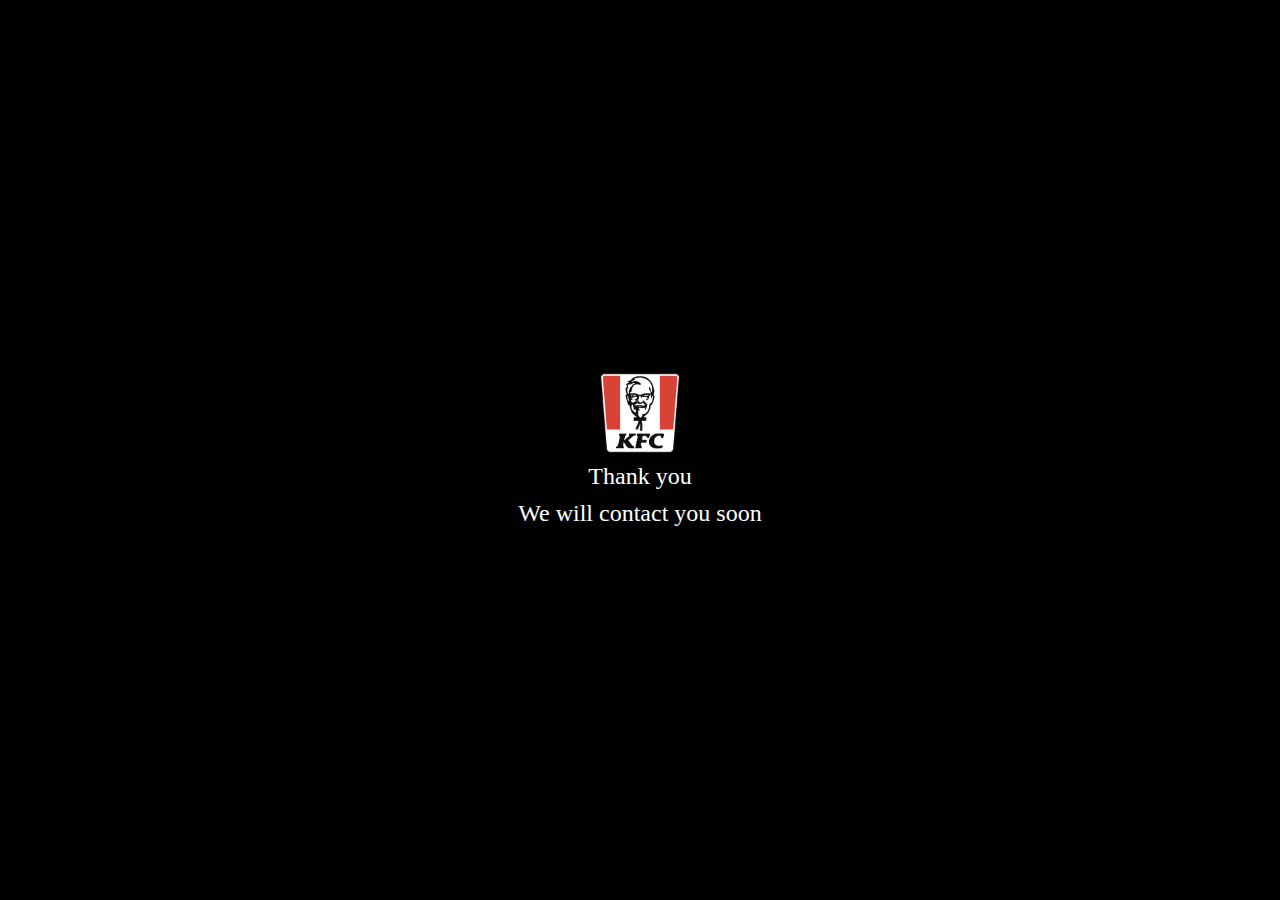
<file: Assets/response.html>
<!DOCTYPE html>
<html lang="en">
<head>
    <meta charset="UTF-8">
    <meta name="viewport" content="width=device-width, initial-scale=1.0">
    <link rel="shortcut icon" href="imgs/favicon.ico" type="image/x-icon">
    <title>Thank You</title>
    <style>
        *{
            margin: 0;padding: 0;
        }
        main{
            font-size: 1.5em;
            background-color: #000;
            text-align: center;
            color: #fff;
            width: 100%;
            height: 100vh;
            display: flex;
            flex-direction: column;
            align-items: center;
            justify-content: center;
            gap: 10px;
        }
    </style>
</head>
<body>
    <main>
        <img width="80px" src="imgs/logo.png" alt="">
        <p>Thank you</p>
        <p>We will contact you soon</p>
    </main>
</body>
</html>
</file>
<file: Assets/css/about.css>
@import url('https://fonts.googleapis.com/css2?family=Poppins:wght@100;200;300;400;500;600;700;800;900&display=swap');

* {
    padding: 0;
    margin: 0;
    box-sizing: border-box;
    font-family: 'Poppins', sans-serif;
}

/* Header Section */
.nav-1 {
    display: none;
}

.nav-1,
.navbar-ls {
    position: fixed;
    width: 100%;
    height: 60px;
    background-color: #db1f2c;
}

.navbar-1 {
    width: auto;
    height: 100%;
    margin: 0 30px;
    display: flex;
    justify-content: space-between;
    align-items: center;
}

.logo-1 {
    height: 100%;
    display: flex;
    align-items: center;
}

.logo-1 img {
    height: 60%;
    margin-left: 1vw;
    cursor: pointer;
}

.menu-1 {
    display: flex;
    flex-direction: column;
    align-items: center;
    justify-content: center;
    margin-right: 0;
}

.menu-1 a {
    text-decoration: none;
    color: #fff;
    transition: all 0.5s;
    text-align: center;
}

.closebtn-1 {
    display: inline;
}

#openNavIcon-1 {
    color: #fff;
    display: block;
    float: right;
    font-size: 25px;
    cursor: pointer;
}

.sidenav-1 {
    height: 100%;
    width: 0;
    position: fixed;
    z-index: 1;
    top: 0;
    right: 0;
    background: radial-gradient(#fa473ac1, #d10a21c4);
    overflow-x: hidden;
    transition: 0.5s;
    padding-top: 60px;
}

.sidenav-1 a {
    padding: 10px;
    text-decoration: none;
    font-size: 1em;
    display: inline;
    transition: 0.3s;
}

.sidenav-1 .closebtn-1 {
    position: absolute;
    top: 0;
    right: 20px;
    font-size: 30px;
}

.ls-nav {
    height: 100%;
    display: flex;
    justify-content: space-between;
    align-items: center;
    margin: 0 40px;
}

.logo {
    max-width: 40px;
}

.navigation {
    display: flex;
}

.navigation li {
    list-style: none;
}

.navigation li a {
    position: relative;
    text-decoration: none;
    color: #fff;
    margin-left: 40px;
    font-weight: 500;
}

.navigation li a::after {
    position: absolute;
    right: 0;
    content: "";
    width: 100%;
    margin-top: 5px;
    height: 2px;
    transform: scaleX(0);
    display: block;
    background-color: #fff;
    transition: all 0.3s ease-in-out;
}

.navigation li:hover ::after {
    transform: scaleX(1);
}

/* About Section */
.about-kfc {
    width: 100%;
    height: auto
}

.about-kfc .wrap-1 {
    width: 93%;
    height: 100%;
    margin: auto;
    padding: 70px 0;
    padding-top: 130px;
    display: grid;
    grid-template-columns: repeat(2, 1fr);
    grid-template-rows: repeat(2, 1fr);
    grid-gap: 10px;
}

.img-KFC-owner {
    place-self: center;
    grid-area: 1/2/3/3;
}

.img-KFC-owner img {
    width: 340px;
    border-radius: 100px 20px 100px 20px;
}

.about-info {
    margin-top: 20px;
}

.about-info h5 {
    display: inline-block;
    font-weight: 700;
    color: #202124;
}

.about-info h5::after {
    content: '';
    display: inline-block;
    width: 150px;
    height: 0.3vh;
    background-color: rgba(128, 128, 128, 0.637);
    margin-left: 10px;
    margin-bottom: 3px;
}

.about-info p {
    margin-top: 20px;
    width: 380px;
    font-size: 1em;
    color: #202124;
}

.ab-left {
    display: flex;
    flex-direction: column;
    justify-content: center;
    align-items: center;
    word-spacing: 5px;
    font-size: 4.4em;
    font-weight: 700;
}

.journey {
    background: radial-gradient(#fa473a, #d10a21);
    color: #fff;
    width: 100%;
    height: auto;
    padding: 0 30px;
    overflow-x: hidden;
}

.journey .wrap-2 {
    width: 100%;
    height: 50%;
    padding: 30px 10px;
    display: flex;
    flex-direction: column;
    justify-content: space-between;
}

.journey .wrap-2 h4 {
    font-weight: 800;
    font-size: 2em;
}

.journey .wrap-2 p {
    width: 86%;
    font-size: 0.8em;
    line-height: 22px;
}

.wrap-2 .card {
    width: 100%;
    margin-top: 25px;
    display: grid;
    grid-template-columns: repeat(4, 25%);
    grid-template-rows: repeat(1, 100%);
    place-items: center;
}

.card .cards {
    width: 200px;
    height: 200px;
    color: black;
    background-color: #fff;
    border-radius: 25px;
    display: flex;
    align-items: center;
    justify-content: center;
    cursor: default;
}

.card .cards .img {
    width: 100%;
    display: flex;
    align-items: center;
    justify-content: center;
}

.card .cards .info {
    width: 100%;
    text-align: center;
}

.info p:nth-child(1) {
    font-weight: 500;
}

.info p:nth-child(2) {
    font-size: 1em;
    font-weight: 700;
}

/* Footer Section */
.foot {
    width: 100%;
    height: auto;
    background: #202124;
    padding: 25px 40px;
}

.top-foot {
    width: 100%;
    height: 100%;
    display: grid;
    grid-template-columns: repeat(8, 1fr);
    grid-template-rows: repeat(2, 1fr);
    grid-gap: 10px;
    height: 50%;
}

.top-foot img {
    width: 60px;
}

ul {
    font-size: 10px;
}

ul li {
    list-style-type: none;
    color: white;
    padding: 2px;
    font-size: 1.2em;
}

ul li>a {
    text-decoration: none;
    color: white;
}

.location .underline {
    text-decoration: underline;
    margin-left: 10px;
}

.playstore img,
.applestore img {
    width: 100px;
}

.warap {
    width: 100%;
    height: 100%;
}

.bottom-foot {
    margin-top: 15px;
}

.bottom-foot .copy {
    display: flex;
    justify-content: space-between;
    align-items: center;
}

.bottom-foot .copy h6 {
    font-weight: 300;
    color: white;
    font-size: 0.8em;
}

.copy .s-icon a i {
    margin-right: 12px;
    font-size: 1.1em;
    transition: all .3s ease-in-out;
}

.copy .s-icon i:hover {
    transform: translateY(-5px);
}

/* Media Querys */
@media (min-width: 0px) and (max-width: 576px) {
    .navbar-ls {
        display: none;
    }

    .nav-1 {
        display: block;
    }

    .logo-1 img {
        height: 55%;
    }

    .foot {
        height: auto;
    }

    .top-foot {
        grid-template-columns: repeat(2, 1fr);
        grid-template-rows: repeat(4, 1fr);
        height: 50%;
    }

    .copy {
        text-align: center;
        justify-content: space-evenly;
        flex-direction: column;
    }

    .bottom-foot .copy h6 {
        font-size: 0.5em;
    }

    .copy .s-icon a i {
        font-size: 0.8em;
        margin-right: 6px;
    }

    .about-kfc .wrap-1 {
        width: 80%;
        display: flex;
        flex-direction: column;
        justify-content: center;
        align-items: center;
    }

    .ab-left {
        text-align: center;
        font-size: 1.8em;
    }

    .img-KFC-owner img {
        width: 180px;
        border-radius: 0 0 0 0;
    }

    .about-info h5 {
        font-size: 1em;
    }

    .about-info p {
        width: 60%;
        font-size: 0.8em;
    }

    .journey {
        padding: 0 15px;
    }

    .journey .wrap-2 h4 {
        font-size: 1.7em;
    }

    .journey .wrap-2 p {
        width: 100%;
        margin-top: 20px;
    }

    .wrap-2 .card {
        grid-template-columns: repeat(1, 45%);
        grid-template-rows: repeat(4, 25%);
        grid-gap: 20px;
        align-items: center;
        justify-content: center;
        margin-bottom: 60px;
    }
}

@media (min-width: 577px) and (max-width: 768px) {
    .navbar-ls {
        display: none;
    }

    .nav-1 {
        display: block;
    }

    .foot {
        height: auto;
    }

    .top-foot {
        grid-template-columns: repeat(4, 1fr);
        grid-template-rows: repeat(1, 1fr);
        height: 50%;
    }

    .about-kfc .wrap-1 {
        display: flex;
        flex-direction: column;
        justify-content: center;
        align-items: center;
    }

    .ab-left {
        text-align: center;
        font-size: 2.9em;
    }

    .img-KFC-owner img {
        width: 190px;
        border-radius: 0 0 0 0;
    }

    .about-info h5 {
        font-size: 1em;
    }

    .about-info p {
        font-size: 1em;
    }

    .journey .wrap-2 p {
        width: 100%;
    }

    .wrap-2 .card {
        grid-template-columns: repeat(2, 45%);
        grid-template-rows: repeat(2, 50%);
        grid-gap: 20px;
        align-items: center;
        justify-content: center;
        margin-bottom: 25px;
    }
}

@media (min-width: 769px) and (max-width: 992px) {
    .navbar-ls {
        display: none;
    }

    .nav-1 {
        display: block;
    }

    .about-kfc .wrap-1 {
        grid-gap: 40px;
    }

    .foot {
        height: auto;
    }

    .top-foot {
        grid-template-columns: repeat(5, 1fr);
        grid-template-rows: repeat(1, 1fr);
        height: 50%;
    }

    .applestore {
        grid-area: 2/5/3/6;
    }

    .playstore {
        grid-area: 2/4/3/5;
    }

    .location {
        grid-area: 2/3/3/4;
    }

    .ab-left {
        height: 150%;
        font-size: 2.6em;
    }

    .img-KFC-owner img {
        width: 260px;
    }

    .about-info p {
        font-size: 0.91em;
    }

    .journey .wrap-2 p {
        width: 100%;
    }

    .wrap-2 .card {
        grid-template-columns: repeat(2, 35%);
        grid-template-rows: repeat(2, 50%);
        grid-gap: 20px;
        align-items: center;
        justify-content: center;
        margin-bottom: 25px;
    }
}

@media (min-width: 993px) and (max-width: 1200px) {
    .ab-left {
        height: 140%;
        font-size: 3em;
    }

    .img-KFC-owner img {
        width: 300px;
    }

    .journey .wrap-2 p {
        width: 800px;
    }
}

@media (min-width: 1201px) and (max-width: 1440px) {
    .ab-left {
        font-size: 4em;
    }

    .img-KFC-owner img {
        width: 300px;
    }
}

@media (min-width: 1441px) and (max-width: 2560px) {
    .ab-left {
        font-size: 4em;
    }

    .img-KFC-owner img {
        width: 300px;
    }

    .about-info h5 {
        font-size: 1.6em;
    }

    .about-info h5::after {
        margin-bottom: 7px;
    }

    .about-info p {
        width: 550px;
        font-size: 1.5em;
    }
}
</file>
<file: Assets/css/contact.css>
@import url('https://fonts.googleapis.com/css2?family=Poppins:wght@100;200;300;400;500;600;700;800;900&display=swap');

* {
    padding: 0;
    margin: 0;
    box-sizing: border-box;
    font-family: 'Poppins', sans-serif;
}

/* Header Section */
.nav-1 {
    display: none;
}

.nav-1,
.navbar-ls {
    position: fixed;
    width: 100%;
    height: 60px;
    background-color: #db1f2c;
}

.navbar-1 {
    width: auto;
    height: 100%;
    margin: 0 30px;
    display: flex;
    justify-content: space-between;
    align-items: center;
}

.logo-1 {
    height: 100%;
    display: flex;
    align-items: center;
}

.logo-1 img {
    height: 60%;
    margin-left: 1vw;
    cursor: pointer;
}

.menu-1 {
    display: flex;
    flex-direction: column;
    align-items: center;
    justify-content: center;
    margin-right: 0;
}

.menu-1 a {
    text-decoration: none;
    color: #fff;
    transition: all 0.5s;
    text-align: center;
}

.closebtn-1 {
    display: inline;
}

#openNavIcon-1 {
    color: #fff;
    display: block;
    float: right;
    font-size: 25px;
    cursor: pointer;
}

.sidenav-1 {
    height: 100%;
    width: 0;
    position: fixed;
    z-index: 1;
    top: 0;
    right: 0;
    background: radial-gradient(#fa473ac1, #d10a21c4);
    overflow-x: hidden;
    transition: 0.5s;
    padding-top: 60px;
}

.sidenav-1 a {
    padding: 10px;
    text-decoration: none;
    font-size: 1em;
    display: inline;
    transition: 0.3s;
}

.sidenav-1 .closebtn-1 {
    position: absolute;
    top: 0;
    right: 20px;
    font-size: 30px;
}

.ls-nav {
    height: 100%;
    display: flex;
    justify-content: space-between;
    align-items: center;
    margin: 0 40px;
}

.logo {
    max-width: 40px;
}

.navigation {
    display: flex;
}

.navigation li {
    list-style: none;
}

.navigation li a {
    position: relative;
    text-decoration: none;
    color: #fff;
    margin-left: 40px;
    font-weight: 500;
}

.navigation li a::after {
    position: absolute;
    right: 0;
    content: "";
    width: 100%;
    margin-top: 5px;
    height: 2px;
    transform: scaleX(0);
    display: block;
    background-color: #fff;
    transition: all 0.3s ease-in-out;
}

.navigation li:hover ::after {
    transform: scaleX(1);
}

ul {
    font-size: 10px;
}

ul li {
    list-style-type: none;
    color: white;
    padding: 2px;
    font-size: 1.2em;
}

ul li>a {
    text-decoration: none;
    color: white;
}

/* Contact us section */
.container {
    width: 100%;
    height: 100vh;
    display: flex;
    justify-content: space-between;
    align-items: center;
    padding: 30px;
    background-color: whitesmoke;
}

.wrap {
    width: 100%;
    height: 100%;
    display: flex;
    justify-content: space-between;
    align-items: center;
    padding: 30px;
}

.form-container {
    width: 60%;
}

.contact-info {
    width: 35%;
    background-color: #f9f9f9;
    padding: 20px;
    border-radius: 10px;
}

.contact-info>img {
    display: block;
    margin: auto;
    width: 150px;
}

.contact-info h2 {
    margin-bottom: 10px;
}

.contact-info p {
    margin-bottom: 20px;
}

label {
    display: block;
    margin-bottom: 10px;
}

input[type="text"],
input[type="email"],
textarea {
    width: 100%;
    padding: 10px;
    margin-bottom: 20px;
    border-radius: 5px;
    border: 1px solid #ccc;
}

textarea {
    height: 180px;
}

input[type="submit"] {
    background-color: #db1f2c;
    color: #fff;
    border: none;
    border: 2px solid #db1f2c;
    padding: 10px 40px;
    border-radius: 5px;
    cursor: pointer;
    transition: all .3S ease-in;
}

input[type="submit"]:hover {
    background-color: transparent;
    color: #db1f2c;
}

/* Footer Section */
.foot {
    width: 100%;
    height: auto;
    background: #202124;
    padding: 25px 40px;
}

.top-foot {
    width: 100%;
    height: 100%;
    display: grid;
    grid-template-columns: repeat(8, 1fr);
    grid-template-rows: repeat(2, 1fr);
    grid-gap: 10px;
    height: 50%;
}

.top-foot img {
    width: 60px;
}

.location .underline {
    text-decoration: underline;
    margin-left: 10px;
}

.playstore img,
.applestore img {
    width: 100px;
}

.warap {
    width: 100%;
    height: 100%;
}

.bottom-foot {
    margin-top: 15px;
}

.bottom-foot .copy {
    display: flex;
    justify-content: space-between;
    align-items: center;
}

.bottom-foot .copy h6 {
    font-weight: 300;
    color: white;
    font-size: 0.8em;
}

.copy .s-icon a i {
    margin-right: 12px;
    font-size: 1.1em;
    transition: all .3s ease-in-out;
}

.copy .s-icon i:hover {
    transform: translateY(-5px);
}

/* Media Querys */
@media (min-width: 0px) and (max-width: 576px) {
    .navbar-ls {
        display: none;
    }

    .nav-1 {
        display: block;
    }

    .logo-1 img {
        height: 55%;
    }

    .foot {
        height: auto;
    }

    .top-foot {
        grid-template-columns: repeat(2, 1fr);
        grid-template-rows: repeat(4, 1fr);
        height: 50%;
    }

    .copy {
        text-align: center;
        justify-content: space-evenly;
        flex-direction: column;
    }

    .bottom-foot .copy h6 {
        font-size: 0.5em;
    }

    .copy .s-icon a i {
        font-size: 0.8em;
        margin-right: 6px;
    }

    .container {
        height: auto;
    }

    .wrap {
        flex-direction: column;
        padding: 40px 20px;
    }

    .form-container {
        width: 60%;
    }

    .contact-info img {
        width: 100px;
    }

    .contact-info {
        width: 100%;
        margin: 40px 0;
    }

    .contact-info h2 {
        margin-bottom: 10px;
        font-size: 0.7em;
    }

    .contact-info p {
        margin-bottom: 20px;
        font-size: 0.6em;
    }

    .form-container {
        width: 100%;
    }

    label {
        font-size: 0.8em;
    }

    input[type="text"],
    input[type="email"],
    textarea {
        font-size: 0.6em;
    }

    input[type="submit"] {
        padding: 6px 15px;
    }

    textarea {
        height: 100px;
    }
}

@media (min-width: 577px) and (max-width: 768px) {
    .navbar-ls {
        display: none;
    }

    .nav-1 {
        display: block;
    }

    .foot {
        height: auto;
    }

    .top-foot {
        grid-template-columns: repeat(4, 1fr);
        grid-template-rows: repeat(1, 1fr);
        height: 50%;
    }

    .container {
        height: auto;
    }

    .wrap {
        flex-direction: column;
        padding: 40px 20px;
    }

    .form-container {
        width: 60%;
    }

    .contact-info {
        width: 100%;
        margin: 40px 0;
    }

    .contact-info h2 {
        margin-bottom: 10px;
        font-size: 0.9em;
    }

    .contact-info p {
        margin-bottom: 20px;
        font-size: 0.8em;
    }

    .form-container {
        width: 100%;
    }

    label {
        font-size: 0.9em;
    }

    input[type="text"],
    input[type="email"],
    textarea {
        font-size: 0.8em;
    }

    input[type="submit"] {
        padding: 6px 15px;
    }

    textarea {
        height: 150px;
    }
}

@media (min-width: 769px) and (max-width: 992px) {
    .navbar-ls {
        display: none;
    }

    .nav-1 {
        display: block;
    }

    .foot {
        height: auto;
    }

    .top-foot {
        grid-template-columns: repeat(5, 1fr);
        grid-template-rows: repeat(1, 1fr);
        height: 50%;
    }

    .contact-info {
        width: 40%;
    }

    .wrap {
        gap: 50px;
    }

    .contact-info>img {
        width: 120px;
    }

    .contact-info h2 {
        font-size: 0.9em;
    }

    .contact-info p {
        font-size: 0.6em;
    }

    label {
        display: block;
        margin-bottom: 10px;
    }

    textarea {
        height: 100px;
    }

}

@media (min-width: 993px) and (max-width: 1200px) {
    .contact-info {
        width: 40%;
    }

    .wrap {
        gap: 50px;
    }

    .contact-info>img {
        width: 120px;
    }

    .contact-info h2 {
        font-size: 1em;
    }

    .contact-info p {
        font-size: 0.7em;
    }

    label {
        display: block;
        margin-bottom: 10px;
    }

    textarea {
        height: 140px;
    }
}


@media (min-width: 1201px) and (max-width: 1440px) {
    .wrap {
        margin-top: 50px;
    }

    .contact-info>img {
        width: 140px;
    }

    .contact-info h2 {
        font-size: 1.1em;
    }

    .contact-info p {
        font-size: 1;
    }
}

@media (min-width: 1441px) and (max-width: 2560px) {}
</file>
<file: Assets/css/home.css>
@import url('https://fonts.googleapis.com/css2?family=Poppins:wght@100;200;300;400;500;600;700;800;900&display=swap');

* {
    padding: 0;
    margin: 0;
    box-sizing: border-box;
    font-family: 'Poppins', sans-serif;
}

body {
    scroll-behavior: smooth;
}

/* Header Section */
.nav-1 {
    display: none;
}

.nav-1,
.navbar-ls {
    position: fixed;
    width: 100%;
    height: 60px;
    background-color: #db1f2c;
    z-index: 100;
    ;
}

.navbar-1 {
    width: auto;
    height: 100%;
    margin: 0 30px;
    display: flex;
    justify-content: space-between;
    align-items: center;
}

.logo-1 {
    height: 100%;
    display: flex;
    align-items: center;
}

.logo-1 img {
    height: 60%;
    margin-left: 1vw;
    cursor: pointer;
}

.menu-1 {
    display: flex;
    flex-direction: column;
    align-items: center;
    justify-content: center;
    margin-right: 0;
}

.menu-1 a {
    text-decoration: none;
    color: #fff;
    transition: all 0.5s;
    text-align: center;
}

.closebtn-1 {
    display: inline;
}

#openNavIcon-1 {
    color: #fff;
    display: block;
    float: right;
    font-size: 25px;
    cursor: pointer;
}

.sidenav-1 {
    height: 100%;
    width: 0;
    position: fixed;
    z-index: 1;
    top: 0;
    right: 0;
    background: radial-gradient(#fa473ac1, #d10a21c4);
    overflow-x: hidden;
    transition: 0.5s;
    padding-top: 60px;
}

.sidenav-1 a {
    padding: 10px;
    text-decoration: none;
    font-size: 1em;
    display: inline;
    transition: 0.3s;
}

.sidenav-1 .closebtn-1 {
    position: absolute;
    top: 0;
    right: 20px;
    font-size: 30px;
}

.ls-nav {
    height: 100%;
    display: flex;
    justify-content: space-between;
    align-items: center;
    margin: 0 40px;
}

.logo {
    max-width: 40px;
}

.navigation {
    display: flex;
}

.navigation li {
    list-style: none;
}

.navigation li a {
    position: relative;
    text-decoration: none;
    color: #fff;
    margin-left: 40px;
    font-weight: 500;
}

.navigation li a::after {
    position: absolute;
    right: 0;
    content: "";
    width: 100%;
    margin-top: 5px;
    height: 2px;
    transform: scaleX(0);
    display: block;
    background-color: #fff;
    transition: all 0.3s ease-in-out;
}

.navigation li:hover ::after {
    transform: scaleX(1);
}

ul {
    font-size: 10px;
    margin: 0;
}

ul li {
    list-style-type: none;
    color: white;
    padding: 3px;
    font-size: 1.2em;
}

ul li>a {
    text-decoration: none;
    color: white;
}

/* Main Section */

.c-sevrvise {
    width: 100%;
    height: auto;
}

.c-sevrvise .wrap-3 {
    width: 95%;
    height: auto;
    background-color: #fff;
    margin: auto;
    margin-top: 30px;
    display: grid;
    grid-template-columns: repeat(4, 1fr);
    place-items: center;
    padding: 20px 20px;
    border-radius: 10px;
    cursor: default;
    box-shadow: rgba(17, 17, 26, 0.1) 0px 0px 16px;
}

.wrap-3>div {
    display: flex;
    justify-content: center;
    align-items: center;
}

.wrap-3>div>p {
    margin: 0;
    margin-left: 20px;
    font-size: 1em;
    font-weight: 500;
}

.wrap-3>div>i {
    height: 40px;
    width: 40px;
    font-size: 1.5em;
    padding: 10px;
    border: 1px solid #d10a21;
    background-color: #fa473a52;
    border-radius: 50%;
    display: flex;
    align-items: center;
    justify-content: center;
}

.main {
    width: 100%;
    height: auto;
    background-color: white;
    color: black;
}

.main .catgories {
    width: 100%;
}

.main .catgories h3,
.top-selling h3,
.coupon-card h3,
.reviews-container h3 {
    position: relative;
    margin: 0;
    padding: 20px 0 20px 0;
    margin: 0 30px;
    font-size: 1.4em;
    font-weight: 600;
}

.catgories h3::after {
    position: absolute;
    content: '';
    background: radial-gradient(#fa473a, #d10a21);
    height: 2px;
    width: 85%;
    top: 31px;
    margin-left: 10px;
}

.coupon-card h3::after {
    position: absolute;
    content: '';
    background: radial-gradient(#fa473a, #d10a21);
    height: 2px;
    width: 88%;
    top: 31px;
    margin-left: 10px;
}

.top-selling h3::after {
    position: absolute;
    content: '';
    background: radial-gradient(#fa473a, #d10a21);
    height: 2px;
    width: 90%;
    top: 31px;
    margin-left: 10px;
}

.reviews-container h3::after {
    position: absolute;
    content: '';
    background: radial-gradient(#fa473a, #d10a21);
    height: 2px;
    width: 83%;
    top: 31px;
    margin-left: 10px;
}

.wrap {
    display: flex;
    align-items: center;
    justify-content: center;
    flex-wrap: wrap;
    gap: 30px;
}

.wrap .card-catg {
    width: 150px;
    height: 105.03px;
    display: flex;
    flex-direction: column;
    justify-content: space-around;
    align-items: center;
    background: radial-gradient(#fa473a, #d10a21);
    border-radius: 10px;
    margin: 2px;
}

.catgories-cards {
    margin-bottom: 15px;
}

.wrap .food {
    display: block;
    margin: auto;
}

.wrap .deal {
    font-size: 0.6em;
    text-align: center;
    color: white;
    font-size: 0.8em;
}

.top-selling .top-selling-cards {
    margin-bottom: 40px;
}

.top-selling .top-selling-cards .wrap-2 {
    display: flex;
    justify-content: center;
    align-items: center;
    flex-wrap: wrap;
    gap: 40px;
}

.card-ts {
    width: 200px;
    height: 296.02px;
    background-color: #202124;
    color: white;
    font-weight: 500;
    border-radius: 10px;
    display: flex;
    flex-direction: column;
    justify-content: space-around;
}

.card-ts img {
    display: block;
    margin: auto;
}

.card-ts .detail,
.card-ts .add {
    margin: 0 15px;
}

.card-ts p {
    font-size: 0.7em;
}

.card-ts .food-name {
    font-size: 1.2em;
}

.card-ts .add {
    display: flex;
    align-items: center;
    justify-content: space-between;
    padding-bottom: 12px;
}

.card-ts button {
    background-color: #d10a21;
    border: none;
    font-size: 0.6em;
    padding: 3px 6px;
    border: 1px solid #d10a21;
    border-radius: 2px;
    transition: all 0.3s ease-in-out;
}

.card-ts button:hover {
    background-color: transparent;
    color: #d10a21;
}

.wrap-6 {
    display: flex;
    flex-wrap: wrap;
    justify-content: center;
    gap: 28px;
    padding: 0 0 50px 0;
}

.card-copon {
    background-color: #fff;
    border-radius: 10px;
    overflow: hidden;
    box-shadow: 0 2px 4px rgba(0, 0, 0, 0.1);
    max-width: 300px;
}

.coupon-img img {
    width: 100%;
    height: auto;
    display: block;
}

.coupon-details {
    padding: 20px;
}

.coupon-details h2 {
    font-size: 24px;
    margin-top: 0;
}

.coupon-details p {
    font-size: 16px;
    margin-bottom: 10px;
}

.view-button {
    background-color: #d10a21;
    border: none;
    color: #fff;
    padding: 5px 10px;
    font-size: 14px;
    border-radius: 5px;
    border: 2px solid #d10a21;
    cursor: pointer;
    transition: .3s ease-in;
}

.view-button:hover {
    background-color: transparent;
    color: #d10a21;
}

.offer {
    position: relative;
    width: 100%;
    height: auto;
    background-image: url(../imgs/BG_cleanup.png);
    background-position: center;
    background-repeat: no-repeat;
    background-size: cover;
}

.offer .opacity {
    position: absolute;
    width: 100%;
    height: 100%;
    background-color: #000;
    opacity: 0.7;
}

.offer .wrap-4 {
    color: #fff;
    position: relative;
    z-index: 1;
    width: 100%;
    height: 100%;
    display: flex;
    justify-content: space-evenly;
    align-items: center;
    flex-direction: column;
    padding: 40px 0;
    gap: 40px;
}

.wrap-4>div:nth-child(1) {
    font-size: 3em;
    font-weight: 400;
}

.wrap-4>div>p {
    margin: 0;
}

.wrap-4>div:nth-child(2) {
    font-size: 2em;
    font-weight: 500;
    padding: 10px 50px;
    /* border: 1px dashed #fff; */
    background-image: url("data:image/svg+xml,%3csvg width='100%25' height='100%25' xmlns='http://www.w3.org/2000/svg'%3e%3crect width='100%25' height='100%25' fill='none' stroke='white' stroke-width='10' stroke-dasharray='6%2c 14' stroke-dashoffset='0' stroke-linecap='square'/%3e%3c/svg%3e");
}

.wrap-4>div:nth-child(3) {
    font-size: 2em;
    font-weight: 200;
}

.wrap-4>div:nth-child(4) {
    font-size: 3em;
}

.form-container {
    width: 100%;
    height: auto;
    padding: 40px 20px;
}

.wrap-5 {
    max-width: 98%;
    margin: 0 auto;
    padding: 20px;
    border: 1px solid #ccc;
    border-radius: 5px;

}

.form-container h2,
.form-container p {
    text-align: center;
}

.form-group {
    margin-bottom: 20px;
}

label {
    font-weight: bold;
}

input[type="text"],
input[type="email"],
input[type="date"],
input[type="time"],
input[type="number"] {
    width: 100%;
    padding: 10px;
    border: 1px solid #ccc;
    border-radius: 5px;
    box-sizing: border-box;
}

input[type="number"]::-webkit-inner-spin-button,
input[type="number"]::-webkit-outer-spin-button {
    -webkit-appearance: none;
    margin: 0;
}

input[type="submit"] {
    background-color: #d10a21;
    color: white;
    padding: 10px 20px;
    border: 2px solid #d10a21;
    border-radius: 5px;
    cursor: pointer;
    transition: all .3s ease-in;
}

input[type="submit"]:hover {
    background-color: transparent;
    color: #d10a21;
}

.form-grid {
    display: grid;
    grid-template-columns: 1fr 1fr;
    grid-gap: 10px;
}

.reviews-container .wrap-7 {
    display: flex;
    flex-wrap: wrap;
    justify-content: center;
    gap: 40px;
    padding: 40px;
}


.review-card {
    background-color: #fff;
    border: 2px solid #d10a21;
    border-radius: 10px;
    box-shadow: 0 2px 4px rgba(0, 0, 0, 0.1);
    max-width: 300px;
}

.review-avatar {
    padding: 20px 0 0 0;
}

.review-avatar img {
    width: 80px;
    height: 80px;
    display: block;
    margin: auto;
    border-radius: 50%;
}

.review-details {
    padding: 0 20px 20px 20px;
}

.review-details h5 {
    margin-top: 10px;
    text-align: center;
    text-decoration: underline;
    font-size: 1.5em;
    font-weight: 500;
}

.rating {
    color: #FFD700;
}

.rating span {
    font-size: 24px;
}

/* Footer Section */
.foot {
    width: 100%;
    height: auto;
    background: #202124;
    padding: 25px 40px;
}

.top-foot {
    width: 100%;
    height: 100%;
    display: grid;
    grid-template-columns: repeat(8, 1fr);
    grid-template-rows: repeat(2, 1fr);
    grid-gap: 10px;
    height: 50%;
}

a:focus,
a:hover {
    text-decoration: none;
    color: white;
}

.top-foot img {
    width: 60px;
}

.location .underline {
    text-decoration: underline;
    margin-left: 10px;
}

.playstore img,
.applestore img {
    width: 100px;
    display: block;
    margin-left: auto;
}

.warap {
    width: 100%;
    height: 100%;
}

.bottom-foot {
    margin-top: 15px;
}

.bottom-foot .copy {
    display: flex;
    justify-content: space-between;
    align-items: center;
}

.bottom-foot .copy h6 {
    font-weight: 300;
    color: white;
    font-size: 0.8em;
}

.copy .s-icon a i {
    margin-right: 12px;
    font-size: 1.1em;
    transition: all .3s ease-in-out;
}

.copy .s-icon i:hover {
    transform: translateY(-5px);
}

/* Media Querys */
@media (min-width: 0px) and (max-width: 576px) {
    .navbar-ls {
        display: none;
    }

    .nav-1 {
        display: block;
    }

    .logo-1 img {
        height: 55%;
    }

    .foot {
        height: auto;
    }

    .playstore img, .applestore img{
        margin: 0;
    }

    .top-foot {
        grid-template-columns: repeat(2, 1fr);
        grid-template-rows: repeat(4, 1fr);
        height: 50%;
    }

    .copy {
        text-align: center;
        justify-content: space-evenly;
        flex-direction: column;
    }

    .bottom-foot .copy h6 {
        font-size: 0.5em;
    }

    .copy .s-icon a i {
        font-size: 0.8em;
        margin-right: 6px;
    }

    .catgories h3::after {
        width: 42%;
    }

    .top-selling h3::after {
        width: 64%;
    }

    .coupon-card h3::after {
        width: 50%;
    }

    .reviews-container h3::after{
        width: 35%;
    }

    .wrap-3>div>p {
        font-size: 0.5em;
        font-weight: 500;
        margin-left: 8px;
    }

    .c-sevrvise .wrap-3 {
        padding-left: 10px;
        padding-right: 10px;
    }

    .wrap-3>div>i {
        height: 20px;
        width: 20px;
        font-size: 0.8em;
        padding: 10px;
    }

    .offer .wrap-4 {
        padding: 30px 0;
        gap: 20px;
    }

    .wrap-4>div:nth-child(1) {
        font-size: 1.4em;
        font-weight: 400;
    }

    .wrap-4>div:nth-child(2) {
        font-size: 1em;
        font-weight: 500;
    }

    .wrap-4>div:nth-child(3) {
        font-size: 1em;
        font-weight: 200;
    }

    .wrap-4>div:nth-child(4) {
        font-size: 1.4em;
    }

    input[type="submit"] {
        background-color: #d10a21;
        color: white;
        padding: 8px 10px;
        border: 2px solid #d10a21;
        border-radius: 5px;
        cursor: pointer;
        transition: all .3s ease-in;
    }
}

@media (min-width: 577px) and (max-width: 768px) {
    .navbar-ls {
        display: none;
    }

    .nav-1 {
        display: block;
    }

    .foot {
        height: auto;
    }

    .playstore img, .applestore img{
        margin: 0;
    }

    .top-foot {
        grid-template-columns: repeat(4, 1fr);
        grid-template-rows: repeat(1, 1fr);
        height: 50%;
    }

    .top-selling h3::after {
        width: 82%;
    }

    .catgories h3::after {
        width: 74%;
    }

    .coupon-card h3::after {
        width: 78%;
    }

    .reviews-container h3::after{
        width: 65%;
    }

    .wrap-3>div>p {
        font-size: 0.9em;
        font-weight: 500;
    }

    .wrap-3>div>i {
        height: 40px;
        width: 40px;
        font-size: 0.9em;
        padding: 10px;
    }

    .offer .wrap-4 {
        padding: 30px 0;
        gap: 20px;
    }

    .wrap-4>div:nth-child(1) {
        font-size: 2.2em;
        font-weight: 400;
    }

    .wrap-4>div:nth-child(2) {
        font-size: 1.5em;
        font-weight: 500;
    }

    .wrap-4>div:nth-child(3) {
        font-size: 1.4em;
        font-weight: 200;
    }

    .wrap-4>div:nth-child(4) {
        font-size: 2.2em;
    }
}

@media (min-width: 769px) and (max-width: 992px) {
    .navbar-ls {
        display: none;
    }

    .nav-1 {
        display: block;
    }

    .foot {
        height: auto;
    }

    .playstore img, .applestore img{
        margin: 0;
    }

    .top-foot {
        grid-template-columns: repeat(5, 1fr);
        grid-template-rows: repeat(1, 1fr);
        height: 50%;
    }

    .catgories h3::after {
        width: 72%;
    }

    .top-selling h3::after {
        width: 80%;
    }

    .coupon-card h3::after {
        width: 78%;
    }

    .reviews-container h3::after{
        width: 68%;
    }

    .c-sevrvise .wrap-3 {
        padding-left: 0px;
        padding-right: 0px;
    }

    .wrap-3>div>p {
        font-size: 0.9em;
        font-weight: 500;
    }

    .wrap-3>div>i {
        height: 40px;
        width: 40px;
        font-size: 1.2em;
        padding: 10px;
    }

    .offer .wrap-4 {
        padding: 30px 0;
        gap: 20px;
    }

    .wrap-4>div:nth-child(1) {
        font-size: 2.2em;
        font-weight: 400;
    }

    .wrap-4>div:nth-child(2) {
        font-size: 1.5em;
        font-weight: 500;
    }

    .wrap-4>div:nth-child(3) {
        font-size: 1.4em;
        font-weight: 200;
    }

    .wrap-4>div:nth-child(4) {
        font-size: 2.2em;
    }

}

@media (min-width: 993px) and (max-width: 1200px) {
    .catgories h3::after {
        width: 80%;
    }

    .top-selling h3::after {
        width: 86%;
    }

    .coupon-card h3::after {
        width: 84%;
    }

    .offer .wrap-4 {
        padding: 30px 0;
        gap: 30px;
    }

    .wrap-4>div:nth-child(1) {
        font-size: 2.2em;
        font-weight: 400;
    }

    .wrap-4>div:nth-child(2) {
        font-size: 1.5em;
        font-weight: 500;
    }

    .wrap-4>div:nth-child(3) {
        font-size: 1.4em;
        font-weight: 200;
    }

    .wrap-4>div:nth-child(4) {
        font-size: 2.2em;
    }
}

@media (min-width: 1201px) and (max-width: 1440px) {}

@media (min-width: 1441px) and (max-width: 2560px) {
    .c-sevrvise .wrap-3 {
        width: 97%;
    }

    .catgories h3::after {
        width: 90%;
    }

    .top-selling h3::after {
        width: 93.5%;
    }

    .coupon-card h3::after {
        width: 91.8%;
    }

    .reviews-container h3::after {
        width: 88%;
    }


    .reviews-container .wrap-7 {
        gap: 80px;
    }

    .wrap-6 {
        gap: 85px;
    }
}
</file>
<file: Assets/css/loginform.css>
@import url('https://fonts.googleapis.com/css2?family=Poppins:wght@100;200;300;400;500&display=swap');

* {
    margin: 0;
    padding: 0;
    box-sizing: border-box;
}

body {
    font-family: 'Poppins', sans-serif;
}

/* Sing-in Container */
.container {
    width: 100%;
    height: 100vh;
    display: grid;
    grid-template-columns: repeat(2, 1fr);
    grid-gap: 7rem;
    padding: 0 2rem;
}

.img {
    display: flex;
    justify-content: flex-end;
    align-items: center;
}

.login-container {
    display: flex;
    justify-content: start;
    align-items: center;
    text-align: center;
}

form {
    width: 360px;
}

.img img {
    width: 500px;
}

.avatar {
    width: 100px;
}

form h2 {
    font-size: 1rem;
    text-transform: uppercase;
    margin: 15px 0;
    color: #333;
}

.input-div {
    position: relative;
    display: grid;
    grid-template-columns: 7% 93%;
    margin: 25px 0;
    padding: 5px 0;
    border-bottom: 2px solid #d9d9d9;
}

.input-div.focus::after,
.input-div.focus::before {
    content: '';
    position: absolute;
    bottom: -2px;
    width: 0;
    height: 2px;
    background-color: #fa483a;
    transition: .3s;
}

.input-div.focus::after {
    width: 50%;
    right: 50%;
}

.input-div.focus::before {
    left: 50%;
    width: 50%;
}

.input-div.one {
    margin-top: 0;
}


.input-div.focus .i i {
    color: #fa483a;
}

.input-div.focus div h5 {
    top: -5px;
    font-size: 15px;
}

.i {
    display: flex;
    justify-content: center;
    align-items: center;
}

.i i {
    color: #d9d9d9;
    transition: .3s;
}

.input-div>div {
    position: relative;
    height: 45px;
}

.input-div>div h5 {
    position: absolute;
    left: 10px;
    top: 50%;
    transform: translateY(-50%);
    color: #999;
    font-size: 16px;
    transition: .3s;
}

input::-webkit-outer-spin-button,
input::-webkit-inner-spin-button {
    -webkit-appearance: none;
    margin: 0;
}

.input-div>div .input {
    position: absolute;
    width: 100%;
    height: 100%;
    top: 0;
    left: 10px;
    border: none;
    outline: none;
    background: none;
    padding: 0.5rem 0;
    font-size: 1.2rem;
    color: #555;
    font-family: 'Poppins', sans-serif;
    font-weight: 600;
}

.input-div>div .color {
    background-color: red;
}

.btn {
    display: block;
    width: 100%;
    height: 50px;
    border-radius: 25px;
    margin: 1rem 0;
    font-size: 1.2rem;
    outline: none;
    border: none;
    background-color: #fa483a;
    border: 2px solid #fa483a;
    cursor: pointer;
    color: #fff;
    font-family: 'Poppins', sans-serif;
    transition: .5s;
}

.tnc {
    font-size: 10px;
}

.btn:hover {
    color: #fa483a;
    background-color: transparent;
}


/* Media Querys */
@media screen and (max-width: 1050px) {
    .container {
        grid-gap: 5rem;
    }
}

@media screen and (max-width : 1000px) {
    form {
        width: 290px;
    }

    form h2 {
        font-size: 1rem;
        margin: 8px 0;
    }

    .img img {
        width: 400px;
    }
}

@media screen and (max-width : 900px) {
    .img {
        display: none;
    }

    .container {
        grid-template-columns: 1fr;
        place-items: center;
    }

    .avatar {
        width: 90px;
        margin-right: 40px;
    }

    form h2 {
        width: 260px;
        font-size: 1rem;
    }

    .input-div {
        width: 260px;
    }

    .btn {
        width: 90%;
    }

    .tnc {
        width: 90%;
    }
}
</file>
<file: Assets/css/menu.css>
@import url('https://fonts.googleapis.com/css2?family=Poppins:wght@100;200;300;400;500;600;700;800;900&display=swap');

*{
    padding: 0;
    margin: 0;
    box-sizing: border-box;
    font-family: 'Poppins', sans-serif;
    scroll-behavior: smooth;
}
/* Header Section */
.nav-1 {
    display: none;
}

.nav-1 ,.navbar-ls{
    position: fixed;
    width: 100%;
    height: 60px;
    background-color: #db1f2c;
}

.navbar-1 {
    width: auto;
    height: 100%;
    margin: 0 30px;
    display: flex;
    justify-content: space-between;
    align-items: center;
}

.logo-1 {
    height: 100%;
    display: flex;
    align-items: center;
}

.logo-1 img {
    height: 60%;
    margin-left: 1vw;
    cursor: pointer;
}

.menu-1 {
    display: flex;
    flex-direction: column;
    align-items: center;
    justify-content: center;
    margin-right: 0;
}

.menu-1 a {
    text-decoration: none;
    color: #fff;
    transition: all 0.5s;
    text-align: center;
}

.closebtn-1 {
    display: inline;
}

#openNavIcon-1 {
    color: #fff;
    display: block;
    float: right;
    font-size: 25px;
    cursor: pointer;
}

.sidenav-1 {
    height: 100%;
    width: 0;
    position: fixed;
    z-index: 1;
    top: 0;
    right: 0;
    background: radial-gradient(#fa473ac1, #d10a21c4);
    overflow-x: hidden;
    transition: 0.5s;
    padding-top: 60px;
}

.sidenav-1 a {
    padding: 10px;
    text-decoration: none;
    font-size: 1em;
    display: inline;
    transition: 0.3s;
}

.sidenav-1 .closebtn-1 {
    position: absolute;
    top: 0;
    right: 20px;
    font-size: 30px;
}

.ls-nav{
    height: 100%;
    display: flex;
    justify-content: space-between;
    align-items: center;
    margin: 0 40px;
}

.logo {
    max-width: 40px;
}

.navigation {
    display: flex;
}

.navigation li {
    list-style: none;
}

.navigation li a {
    position: relative;
    text-decoration: none;
    color: #fff;
    margin-left: 40px;
    font-weight: 500;
}

.navigation li a::after {
    position: absolute;
    right: 0;
    content: "";
    width: 100%;
    margin-top: 5px;
    height: 2px;
    transform: scaleX(0);
    display: block;
    background-color: #fff;
    transition: all 0.3s ease-in-out;
}

.navigation li:hover ::after {
    transform: scaleX(1);
}

ul{
    font-size: 10px;
}

ul li {
    list-style-type: none;
    color: white;
    padding: 2px;
    font-size: 1.2em;
}

ul li > a{
    text-decoration: none;
    color: white;
}

/* Food section */
.menu {
    width: 100%;
    padding-top: 85px;
}

.menu .wrap-1{
    display: flex;
    flex-direction: column;
    justify-content: center;
    align-items: center;
}

.top-menu-item .m-list li{
    color: #000;
    padding: 10px 15px;
    border: 1px solid #db1f2c;
    border-radius: 40px;
    color: #000;
    font-weight: 600;
    cursor: pointer;
}

.top-menu-item .m-list{
    display: flex;
    justify-content: center;
    align-items: center;
    gap: 32px;
    padding: 15px 0;

}
.menu-cards{
    width: 100%;
}

.menu-cards h3{
    margin-left: 40px
}
.menu-cards .card-container{
    display: flex;
    justify-content: center;
    align-items: center;
    flex-wrap: wrap;
    gap: 40px;
    width: 95%;
    margin: auto;
    margin-top: 15px;
    margin-bottom: 40px;
}

.card-ts {
    width: 200px;
    height: 296.02px;
    background-color: #202124;
    color: white;
    font-weight: 500;
    border-radius: 10px;
    display: flex;
    flex-direction: column;
    justify-content: space-around;
}

.card-ts img {
    display: block;
    margin: auto;
}

.card-ts .detail,
.card-ts .add {
    margin: 0 15px;
}

.card-ts p {
    font-size: 0.7em;
}

.card-ts .food-name {
    font-size: 1.2em;
}

.card-ts .add {
    display: flex;
    align-items: center;
    justify-content: space-between;
    padding-bottom: 12px;
}

.card-ts button {
    background-color: #d10a21;
    border: none;
    font-size: 0.6em;
    color: #fff;
    padding: 3px 6px;
    border: 1px solid #d10a21;
    border-radius: 2px;
    transition: all 0.3s ease-in-out;
}

.card-ts button:hover {
    background-color: transparent;
    color: #d10a21;
}

/* Footer Section */
.foot{
    width: 100%;
    height: auto;
    background: #202124;
    padding: 25px 40px;
}

.top-foot{
    width: 100%;
    height: 100%;
    display: grid;
    grid-template-columns: repeat(8,1fr);
    grid-template-rows: repeat(2,1fr);
    grid-gap: 10px;
    height: 50%;
}

.top-foot img{
    width: 60px;
}

.location .underline{
    text-decoration: underline;
    margin-left: 10px;
}

.playstore img , .applestore img{
    width: 100px;
}

.warap{
    width: 100%;
    height: 100%;
}

.bottom-foot{
    margin-top: 15px;
}

.bottom-foot .copy {
    display: flex;
    justify-content: space-between;
    align-items: center;
}
.bottom-foot .copy h6{
    font-weight: 300;
    color: white;
    font-size: 0.8em;
}

.copy .s-icon{
    margin-right: 3vw;
}

.copy .s-icon a i{
    margin-right: 12px;
    font-size: 1.1em;
    transition: all .3s ease-in-out;
}

.copy .s-icon i:hover{
    transform: translateY(-5px);
}

/* Media Query */
@media (min-width: 0px) and (max-width: 576px) {
    .navbar-ls{
        display: none;
    }
    .nav-1 {
        display: block;
    }

    .logo-1 img {
        height: 55%;
    }
    .foot{
        height: auto;
    }
    .top-foot{
        grid-template-columns: repeat(2,1fr);
        grid-template-rows: repeat(4,1fr);height: 50%;
    }
    .copy{
        text-align: center;
        justify-content: space-evenly;
        flex-direction: column;
    }
    .bottom-foot .copy h6{
        font-size: 0.5em;
    }
    .copy .s-icon a i{
        font-size: 0.8em;
        margin-right: 6px;
    }
    .top-menu-item .m-list {
        flex-wrap: wrap;
        gap: 15px;
    }
    
}

@media (min-width: 577px) and (max-width: 768px) {
    .navbar-ls{
        display: none;
    }
    .nav-1 {
        display: block;
    }
    .foot{
        height: auto;
    }
    .top-foot{
        grid-template-columns: repeat(4,1fr);
        grid-template-rows: repeat(1,1fr);height: 50%;
    }
    .top-menu-item .m-list {
        flex-wrap: wrap;
    }
}

@media (min-width: 769px) and (max-width: 992px) {
    .navbar-ls{
        display: none;
    }
    .nav-1 {
        display: block;
    }
    .foot{
        height: auto;
    }
    .top-foot{
        grid-template-columns: repeat(5,1fr);
        grid-template-rows: repeat(1,1fr);
        height: 50%;
    }
    .top-menu-item .m-list {
        flex-wrap: wrap;
    }
}

@media (min-width: 993px) and (max-width: 1200px) {
    
}

@media (min-width: 1201px) and (max-width: 1440px) {
}

@media (min-width: 1441px) and (max-width: 2560px) {
}
</file>
